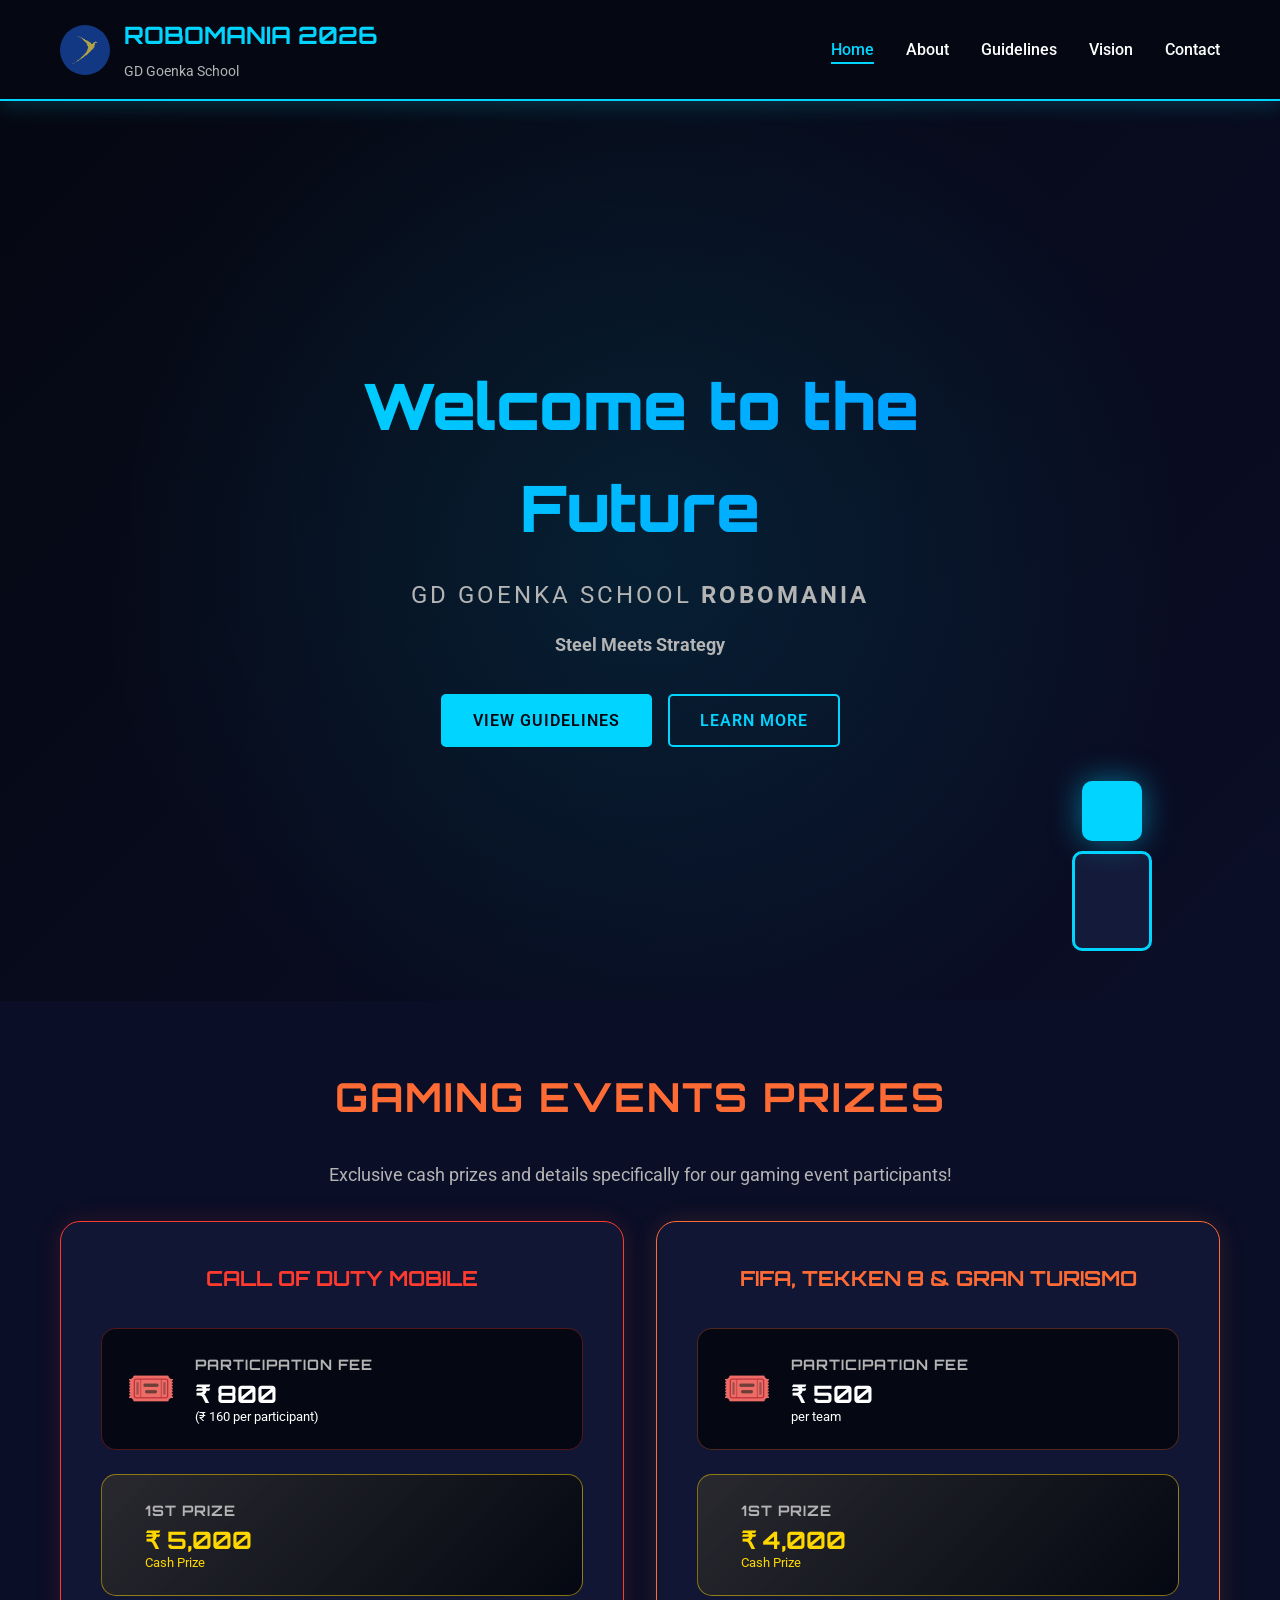
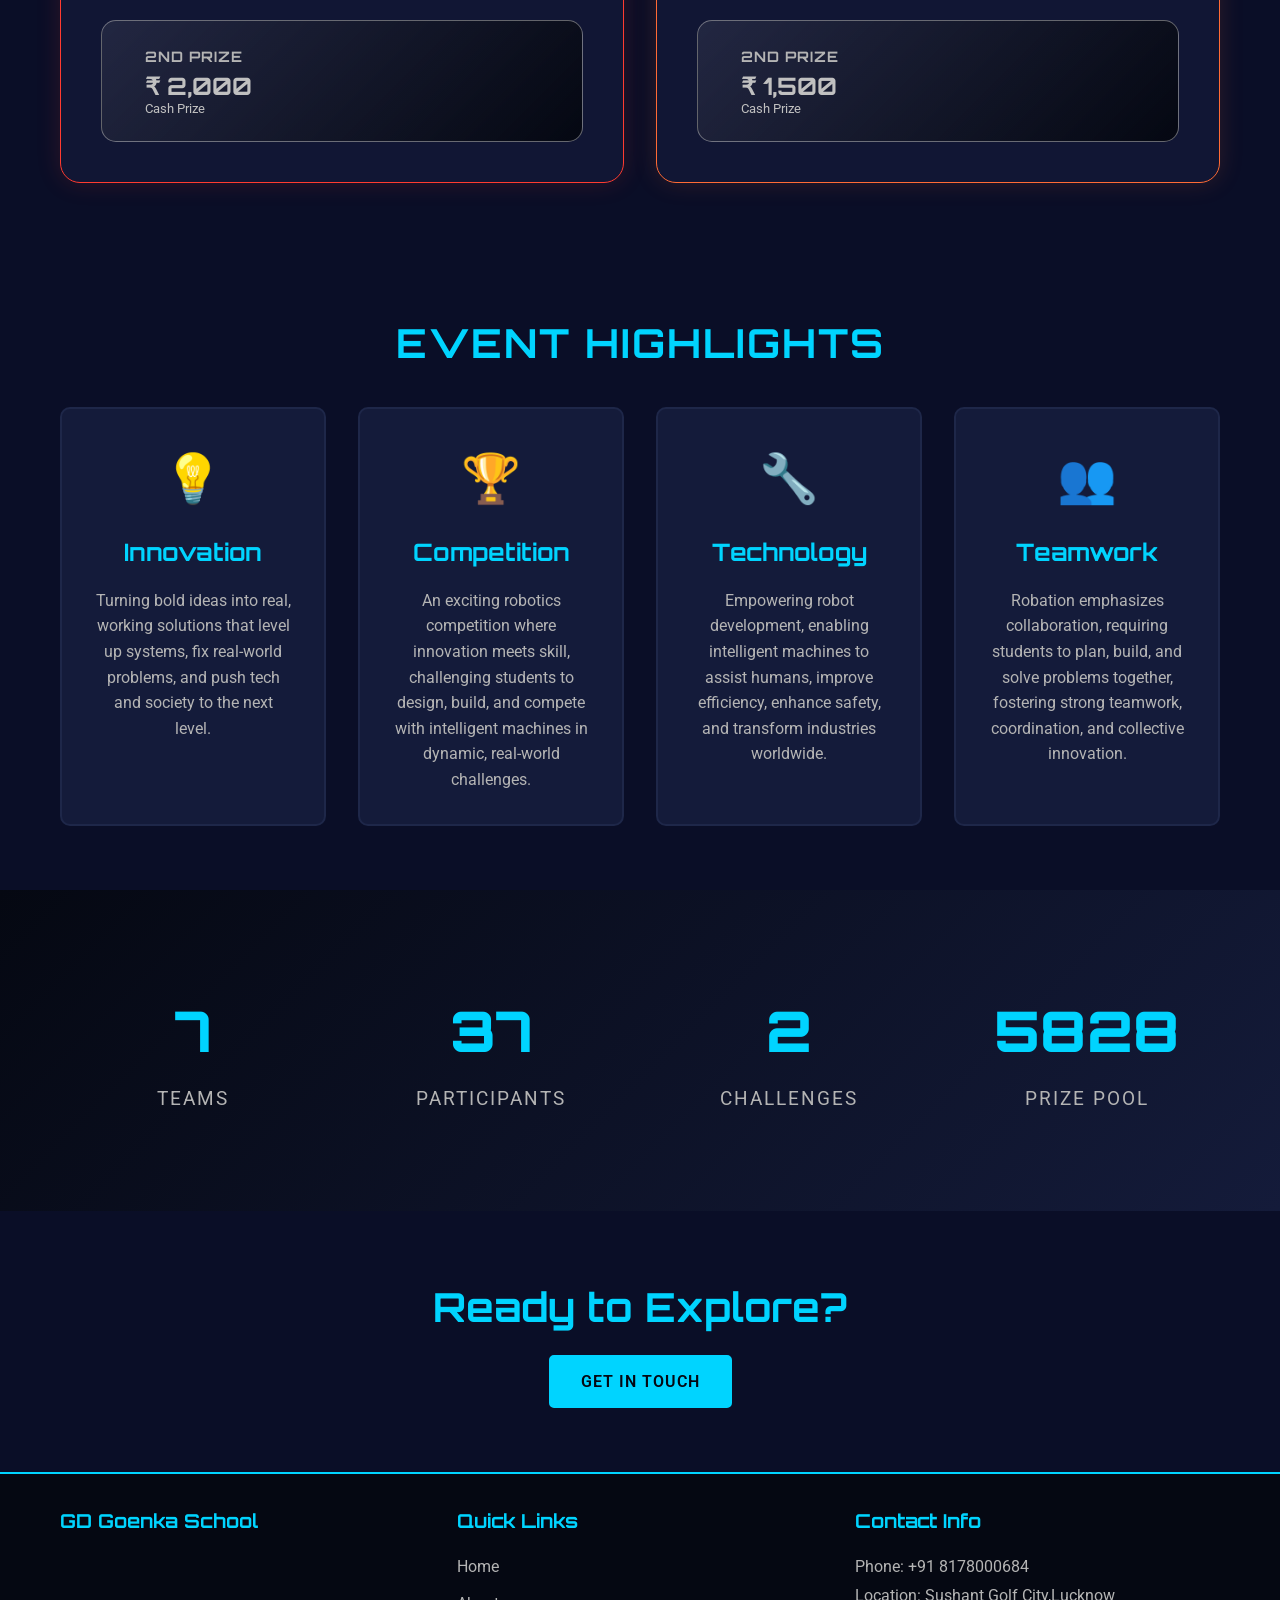
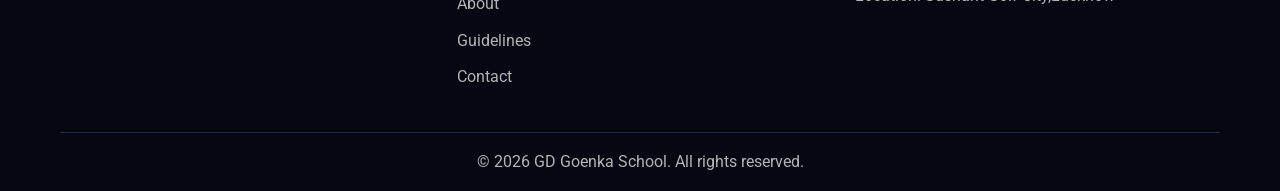
<file: Robotics_Competion_2026/index.html>
<!DOCTYPE html>
<html lang="en">

<head>
    <!-- Meta Tags for Character Encoding and Viewport -->
    <meta charset="UTF-8">
    <meta name="viewport" content="width=device-width, initial-scale=1.0">

    <!-- Page Title -->
    <title>GD Goenka School - Robomania 2026</title>

    <!-- Meta Description for SEO -->
    <meta name="description" content="GD Goenka School Robotics Competition - Innovation, Technology, and Future">

    <!-- Link to External CSS File -->
    <link rel="stylesheet" href="styles.css">

    <!-- Google Fonts for Better Typography -->
    <link
        href="https://fonts.googleapis.com/css2?family=Orbitron:wght@400;700;900&family=Roboto:wght@300;400;700&display=swap"
        rel="stylesheet">
</head>

<body>
    <!-- Navigation Bar -->
    <nav class="navbar">
        <div class="container">
            <!-- School Logo and Name -->
          <div class="logo">
    <img src="logo_64.png" alt="School Logo" class="school-logo" />
    <div class="logo-text">
        <h1>ROBOMANIA 2026</h1>
        <span class="event-name">GD Goenka School</span>
    </div>
</div>


            <!-- Hamburger Menu for Mobile -->
            <div class="hamburger" id="hamburger">
                <span></span>
                <span></span>
                <span></span>
            </div>

            <!-- Navigation Links -->
            <ul class="nav-links" id="navLinks">
                <li><a href="index.html" class="active">Home</a></li>
                <li><a href="About.html">About</a></li>
                <li><a href="Schedule.html">Guidelines</a></li>
                <li><a href="Vision.html">Vision</a></li>

               
                <li><a href="Contact.html">Contact</a></li>
            </ul>
        </div>
    </nav>

    <!-- Hero Section -->
    <section class="hero">
        <div class="hero-overlay"></div>
        <div class="hero-content">
            <h2 class="hero-title">Welcome to the Future</h2>
            <p class="hero-subtitle">GD Goenka School <b>Robomania</b></p>
            <p class="hero-description"><b>Steel Meets Strategy</b>
               </p>
            <div class="hero-buttons">
                <a href="Schedule.html" class="btn btn-primary">View Guidelines</a>
                <a href="About.html" class="btn btn-secondary">Learn More</a>
            </div>
        </div>

        <!-- Animated Robot Icon -->
        <div class="robot-icon">
            <div class="robot-head"></div>
            <div class="robot-body"></div>
        </div>
    </section>

    <!-- Gaming Prize Highlights Section -->
       <!-- Gaming Prize Highlights Section -->
    <section class="gaming-prizes" style="padding: 4rem 0; background-color: var(--dark-bg);">
        <div class="container">
            <h2 class="section-title" style="color: #ff6b35;">Gaming Events Prizes</h2>
            <p style="text-align: center; color: var(--text-secondary); margin-bottom: 2rem; font-size: 1.1rem;">Exclusive cash prizes and details specifically for our gaming event participants!</p>
            
            <div class="gaming-highlights-container">
                
                <!-- Call of Duty Specific Box -->
                <div class="cod-highlights-card">
                    <h3 class="card-title">Call of Duty Mobile</h3>
                    
                    <div class="highlight-item cod-fee">
                        <span class="highlight-icon">🎟️</span>
                        <div class="highlight-text">
                            <h4>Participation Fee</h4>
                            <p>₹ 800 <br><span>(₹ 160 per participant)</span></p>
                        </div>
                    </div>
                    
                    <div class="highlight-item prize-first">
                        <span class="highlight-icon"></span>
                        <div class="highlight-text">
                            <h4>1st Prize</h4>
                            <p>₹ 5,000 <br><span>Cash Prize</span></p>
                        </div>
                    </div>
                    
                    <div class="highlight-item prize-second">
                        <span class="highlight-icon"></span>
                        <div class="highlight-text">
                            <h4>2nd Prize</h4>
                            <p>₹ 2,000 <br><span>Cash Prize</span></p>
                        </div>
                    </div>
                </div>

                <!-- General Gaming Box -->
                <div class="gaming-highlights-card">
                    <h3 class="card-title general-title">FIFA, Tekken 8 & Gran Turismo</h3>
                    
                    <div class="highlight-item">
                        <span class="highlight-icon">🎟️</span>
                        <div class="highlight-text">
                            <h4>Participation Fee</h4>
                            <p>₹ 500 <br><span>per team</span></p>
                        </div>
                    </div>
                    
                    <div class="highlight-item prize-first">
                        <span class="highlight-icon"></span>
                        <div class="highlight-text">
                            <h4>1st Prize</h4>
                            <p>₹ 4,000 <br><span>Cash Prize</span></p>
                        </div>
                    </div>
                    
                    <div class="highlight-item prize-second">
                        <span class="highlight-icon"></span>
                        <div class="highlight-text">
                            <h4>2nd Prize</h4>
                            <p>₹ 1,500 <br><span>Cash Prize</span></p>
                        </div>
                    </div>
                </div>
                
            </div>
        </div>
    </section>

    <!-- Event Highlights Section -->
    <section class="highlights">
        <div class="container">
            <h2 class="section-title">Event Highlights</h2>
            <div class="highlights-grid">
                <!-- Highlight Card 1 -->
                <div class="highlight-card">
                    <div class="icon">💡</div>
                    <h3>Innovation</h3>
                    <p>Turning bold ideas into real, working solutions that level up systems, fix real-world problems, and push tech and society to the next level.</p>
                </div>

                <!-- Highlight Card 2 -->
                <div class="highlight-card">
                    <div class="icon">🏆</div>
                    <h3>Competition</h3>
                    <p>An exciting robotics competition where innovation meets skill, challenging students to design, build, and compete with intelligent machines in dynamic, real-world challenges.</p>
                </div>

                <!-- Highlight Card 3 -->
                <div class="highlight-card">
                    <div class="icon">🔧</div>
                    <h3>Technology</h3>
                    <p>Empowering robot development, enabling intelligent machines to assist humans, improve efficiency, enhance safety, and transform industries worldwide.</p>
                </div>

                <!-- Highlight Card 4 -->
                <div class="highlight-card">
                    <div class="icon">👥</div>
                    <h3>Teamwork</h3>
                    <p>Robation emphasizes collaboration, requiring students to plan, build, and solve problems together, fostering strong teamwork, coordination, and collective innovation.</p>
                </div>
            </div>
        </div>
    </section>

    <!-- Stats Section -->
    <section class="stats">
        <div class="container">
            <div class="stats-grid">
                <!-- Stat Item 1 -->
                <div class="stat-item">
                    <h3 class="stat-number" data-target="30">0</h3>
                    <p class="stat-label">Teams</p>
                </div>

                <!-- Stat Item 2 -->
                <div class="stat-item">
                    <h3 class="stat-number" data-target="150">0</h3>
                    <p class="stat-label">Participants</p>
                </div>

                <!-- Stat Item 3 -->
                <div class="stat-item">
                    <h3 class="stat-number" data-target="9">0</h3>
                    <p class="stat-label">Challenges</p>
                </div>

                <!-- Stat Item 4 -->
                <div class="stat-item">
                    <h3 class="stat-number" data-target="23500">0</h3>
                    <p class="stat-label">Prize Pool</p>
                </div>
            </div>
        </div>
    </section>

    <!-- Call to Action Section -->
    <section class="cta">
        <div class="container">
            <h2>Ready to Explore?</h2>
            <a href="Contact.html" class="btn btn-primary">Get in Touch</a>
        </div>
    </section>

    <!-- Footer Section -->
    <footer class="footer">
        <div class="container">
            <div class="footer-content">
                <!-- Footer Column 1 -->
                <div class="footer-column">
                    <h3>GD Goenka School</h3>
                    
                </div>

                <!-- Footer Column 2 -->
                <div class="footer-column">
                    <h3>Quick Links</h3>
                    <ul>
                        <li><a href="index.html">Home</a></li>
                        <li><a href="About.html">About</a></li>
                        <li><a href="Schedule.html">Guidelines</a></li>
                        <li><a href="Contact.html">Contact</a></li>
                    </ul>
                </div>

                <!-- Footer Column 3 -->
                <div class="footer-column">
                    <h3>Contact Info</h3>
                    
                    <p>Phone: +91 8178000684</p>
                    <p>Location: Sushant Golf City,Lucknow</p>
                </div>
            </div>

            <!-- Copyright -->
            <div class="footer-bottom">
                <p>&copy; 2026 GD Goenka School. All rights reserved.</p>
            </div>
        </div>
    </footer>

    <!-- Link to External JavaScript File -->
    <script src="script.js"></script>
</body>

</html>
</file>
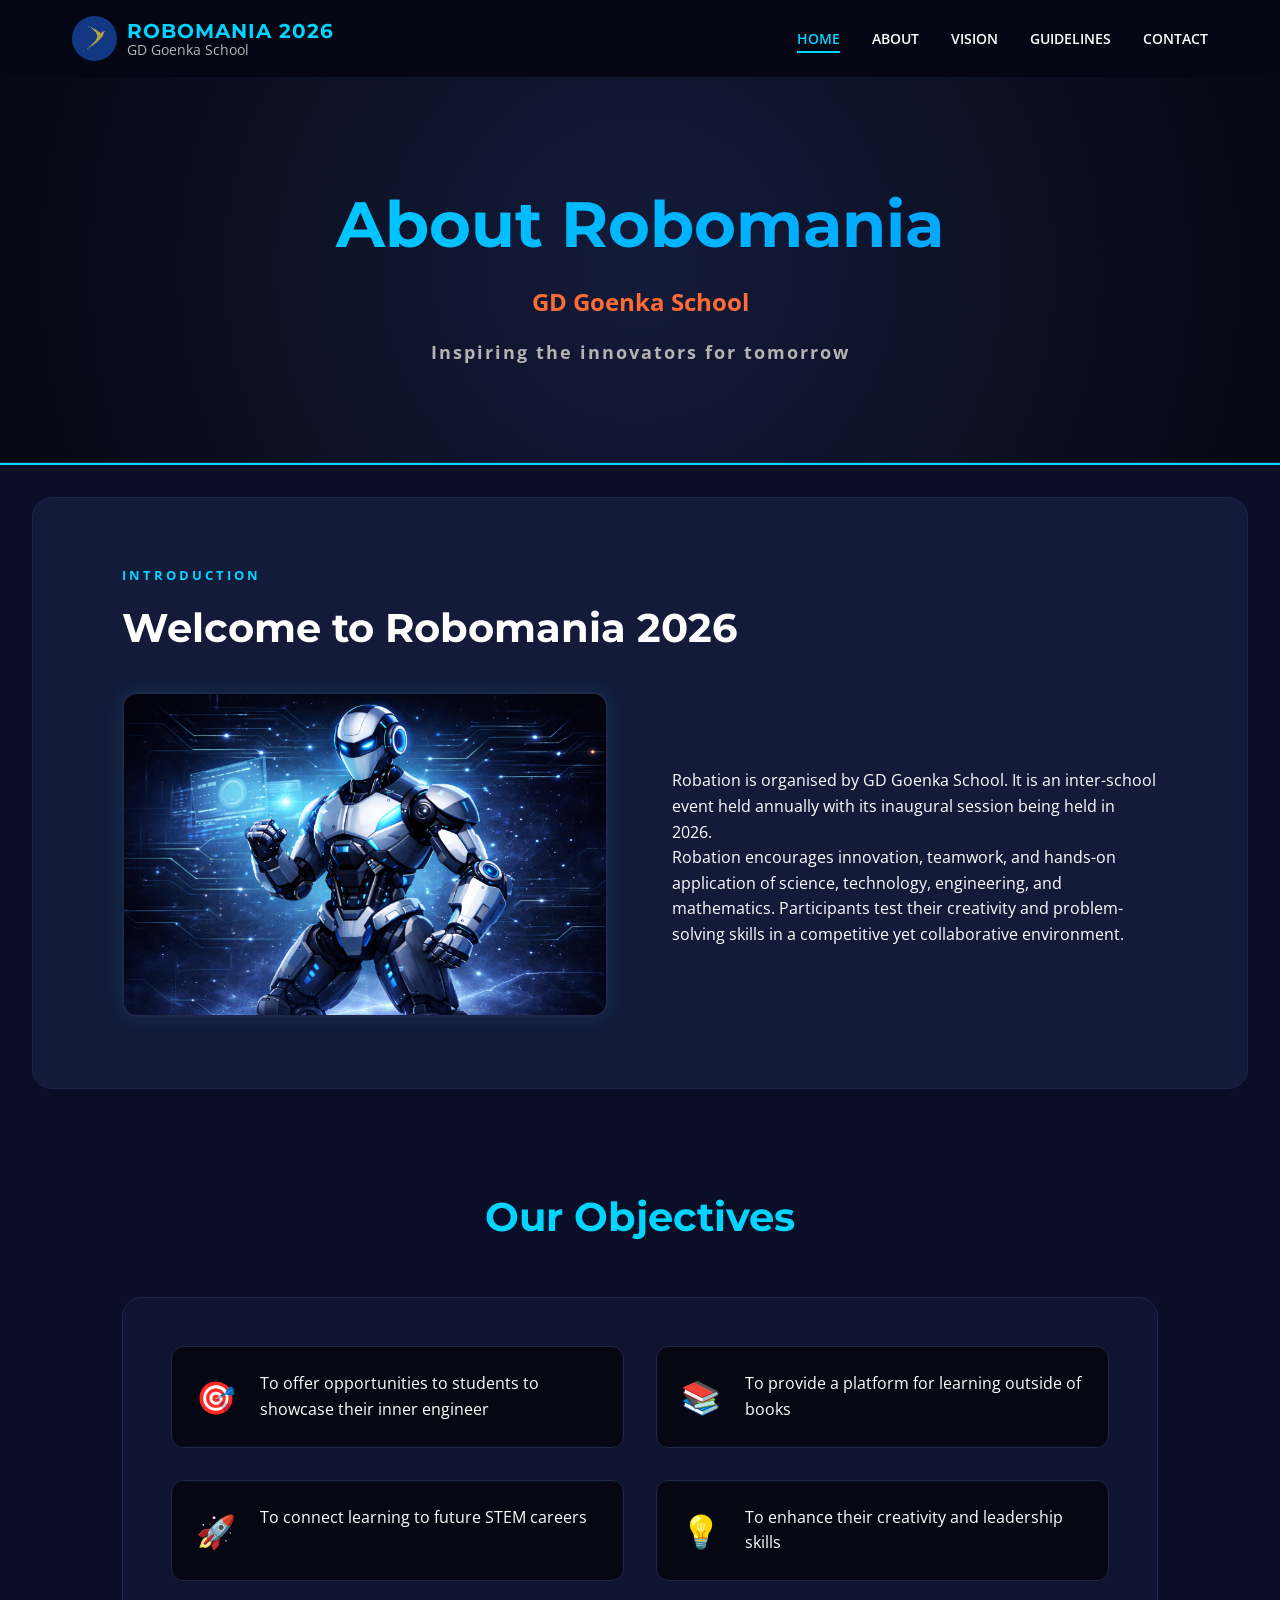
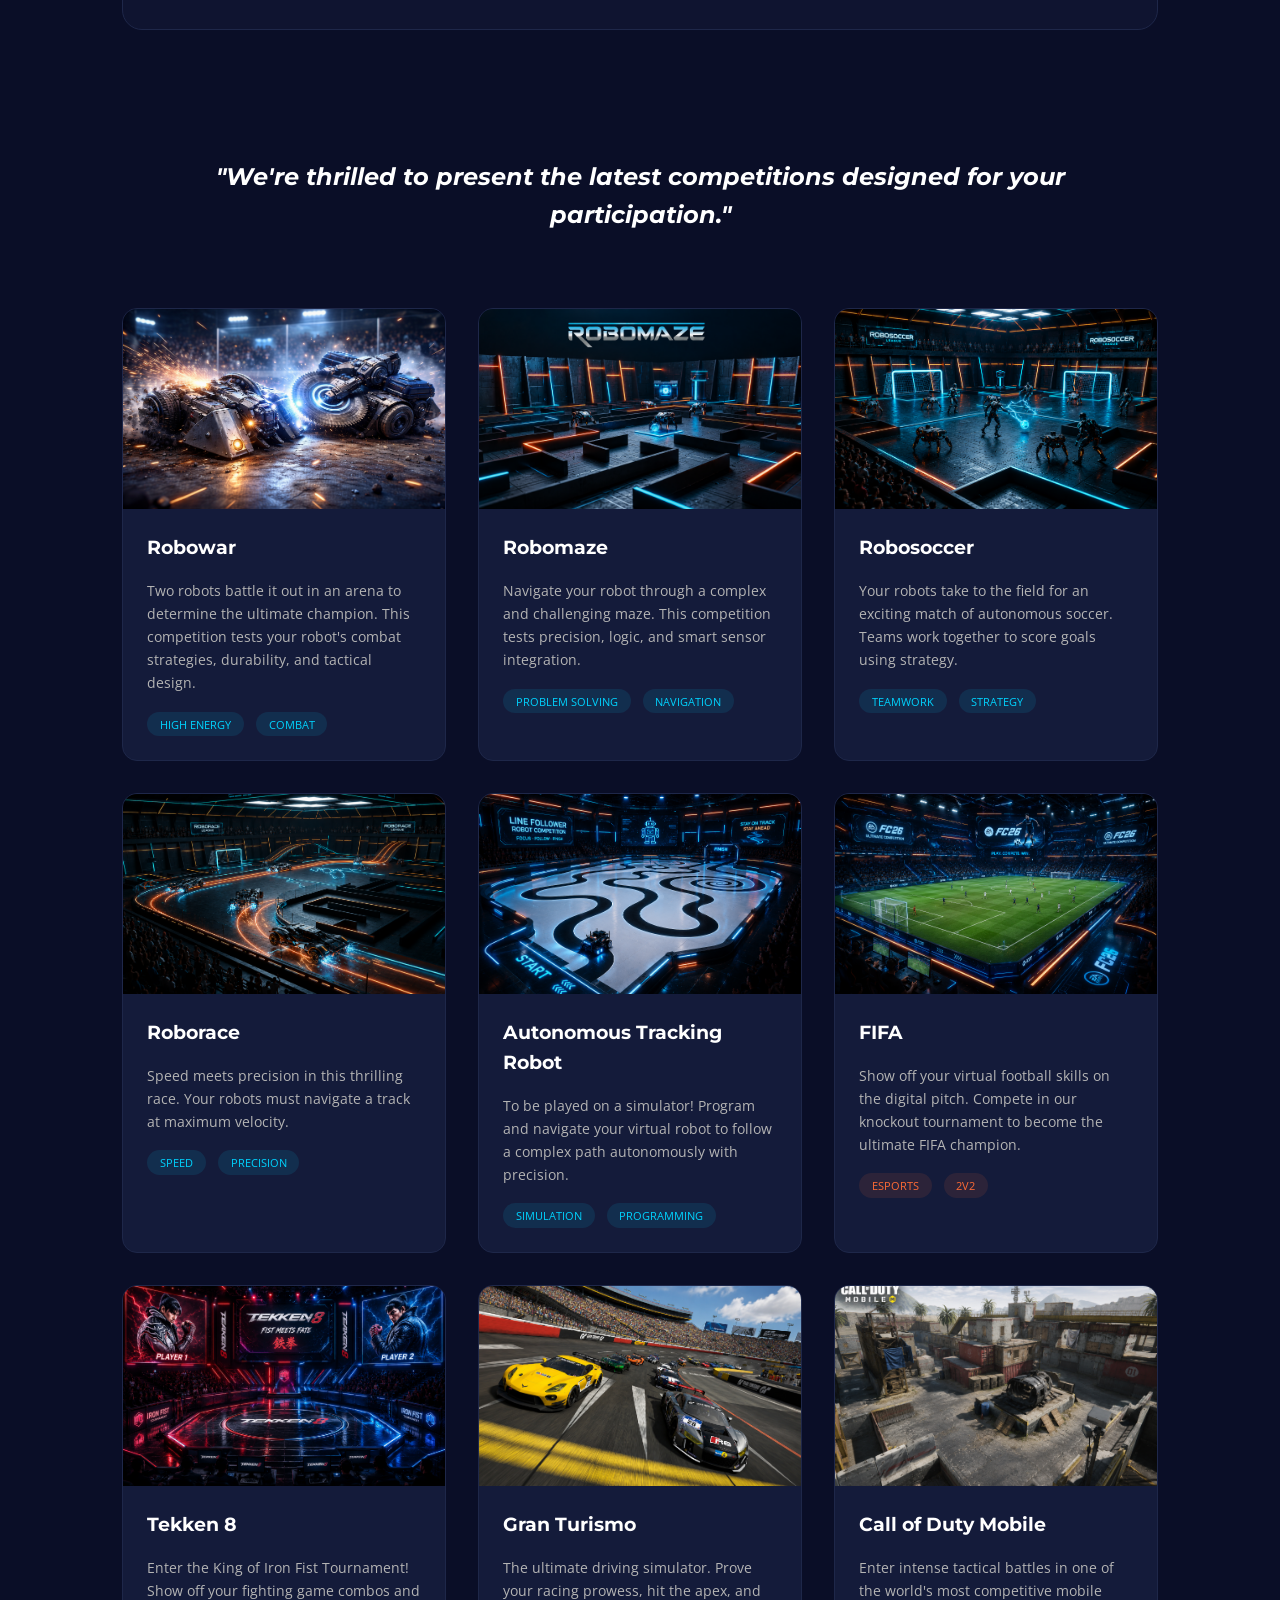
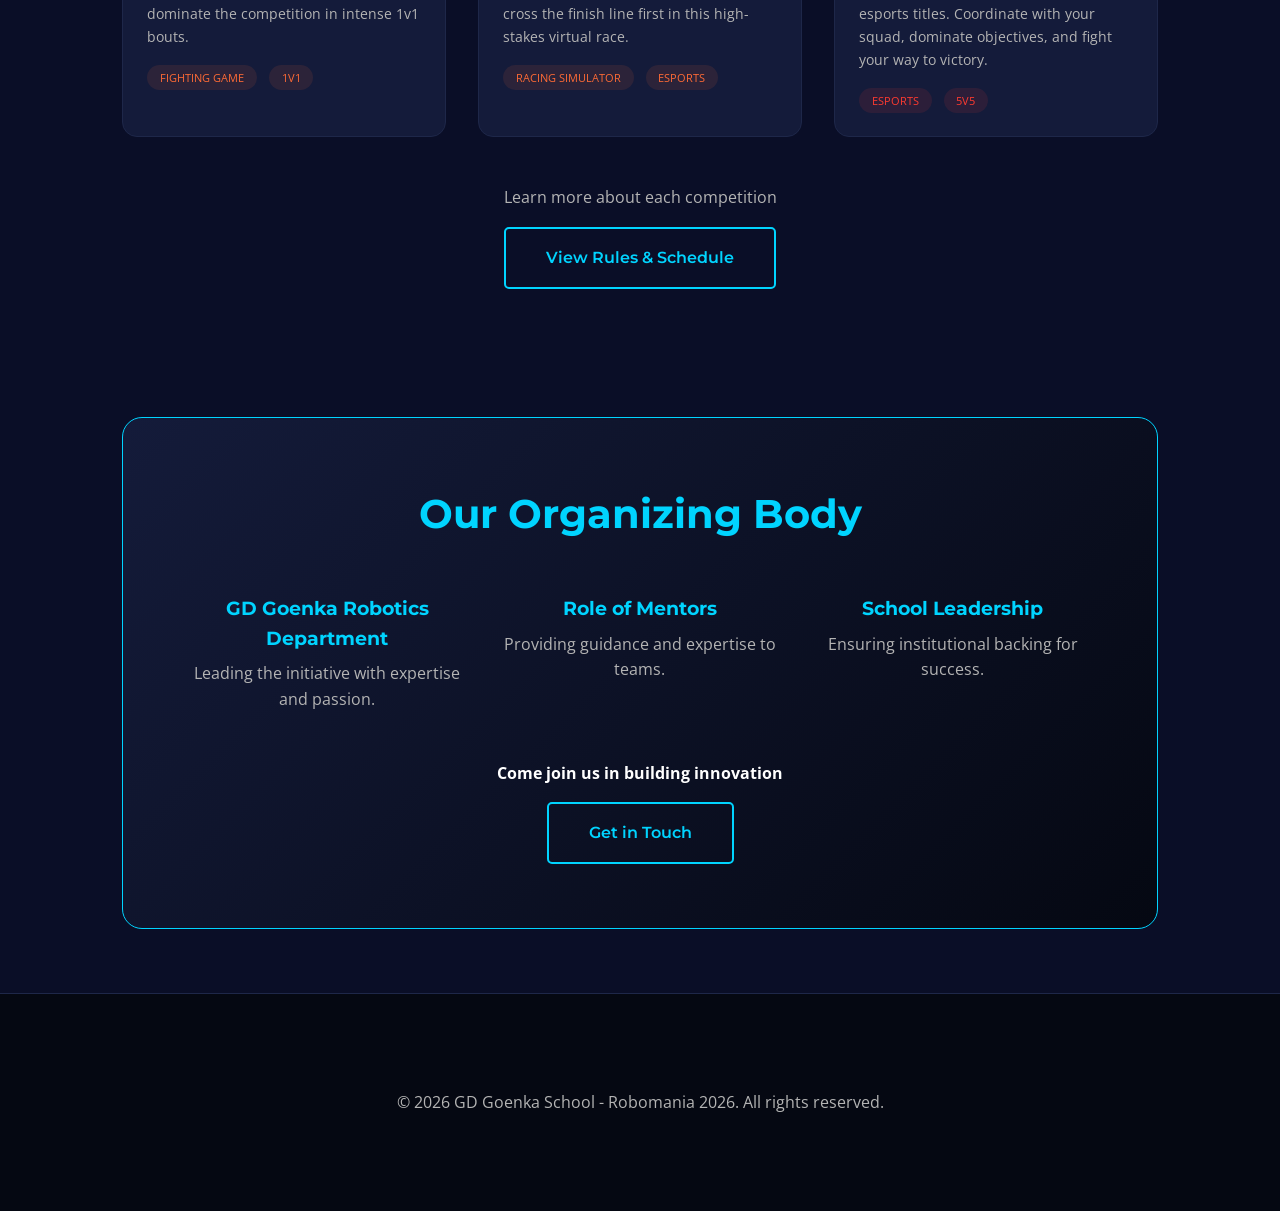
<file: Robotics_Competion_2026/About.html>
<!DOCTYPE html>
<html lang="en">
<head>
    <meta charset="UTF-8">
    <meta name="viewport" content="width=device-width, initial-scale=1.0">
    <title>About Robation - GD Goenka School</title>
    <link rel="preconnect" href="https://fonts.googleapis.com">
    <link rel="preconnect" href="https://fonts.gstatic.com" crossorigin>
    <link href="https://fonts.googleapis.com/css2?family=Montserrat:wght@400;600;700;800&family=Open+Sans:wght@400;500;600&display=swap" rel="stylesheet">
    <link rel="stylesheet" href="About.css">
</head>
<body>
    <!-- Navigation Header -->
    <section class="header">
    <header class="navbar">
        <nav class="nav-container">
            <div class="nav-left" style="display:flex; align-items:center; gap:10px;">
                <img src="logo_64.png" alt="school-logo" style="width:45px;height:45px;border-radius:50%;">
                
                <div class="nav-logo" style="display:flex; flex-direction:column; line-height:1.1;">
                    <span class="logo-main" style="font-weight:700;font-size:20px;">ROBOMANIA 2026</span>
                    <span class="logo-sub" style="font-size:14px;">GD Goenka School</span>
                </div>
            </div>
            
            <ul class="nav-links">
                <li><a href="index.html" class="nav-link active" data-testid="link-home">Home</a></li>
                <li><a href="About.html" class="nav-link" data-testid="link-about">About</a></li>
                <li><a href="Vision.html" class="nav-link" data-testid="link-vision">Vision</a></li>
                <li><a href="Schedule.html" class="nav-link" data-testid="link-schedule">Guidelines</a></li>
                <li><a href="Contact.html" class="nav-link" data-testid="link-contact">Contact</a></li>
            </ul>
        </nav>

        <div class="page-heading">
            <h1 class="heading-title" data-testid="heading-about">About Robomania</h1>
            <h2 class="school-name">GD Goenka School</h2>
            <h3 class="heading-subtitle">Inspiring the innovators for tomorrow</h3>
        </div>
    </header>
    </section>

    <main>
        <!-- Introduction Section -->
        <section class="introduction-section" id="about" data-testid="section-introduction">
            <div class="section-container">
                <div class="intro-header">
                    <span class="intro-label"><b>Introduction</b></span>
                    <h2 class="intro-title">Welcome to Robomania 2026</h2>
                </div>

                <div class="intro-content">
                    <div class="intro-image">
                        <img src="Robointro2.png" alt="Robation Introduction" class="content-image">
                    </div>
                    <div class="intro-text">
                        <p class="intro-paragraph">
                            Robation is organised by GD Goenka School. It is an inter-school event held annually with its inaugural session being held in 2026.
                        </p>
                        <p class="intro-paragraph">
                            Robation encourages innovation, teamwork, and hands-on application of science, technology, engineering, and mathematics. Participants test their creativity and problem-solving skills in a competitive yet collaborative environment.
                        </p>
                    </div>
                </div>
            </div>
        </section>

        <!-- Objectives Section -->
        <section class="objectives-section" data-testid="section-objectives">
            <div class="section-container">
                <h2 class="section-title">Our Objectives</h2>
                <div class="objectives-card">
                    <ol class="objectives-list">
                        <li class="objective-item">
                            <span class="objective-icon">🎯</span>
                            <p>To offer opportunities to students to showcase their inner engineer</p>
                        </li>
                        <li class="objective-item">
                            <span class="objective-icon">📚</span>
                            <p>To provide a platform for learning outside of books</p>
                        </li>
                        <li class="objective-item">
                            <span class="objective-icon">🚀</span>
                            <p>To connect learning to future STEM careers</p>
                        </li>
                        <li class="objective-item">
                            <span class="objective-icon">💡</span>
                            <p>To enhance their creativity and leadership skills</p>
                        </li>
                    </ol>
                </div>
            </div>
        </section>

        <!-- Competitions Section -->
        <section class="competitions-section" data-testid="section-competitions">
            <div class="section-container">
                <div class="competitions-header">
                    <h2 class="competitions-title">"We're thrilled to present the latest competitions designed for your participation."</h2>
                </div><br>

                <div class="competitions-grid">
                    <!-- Robowars Competition -->
                    <div class="competition-card competition-1" data-competition="robowars">
                        <div class="competition-image">
                            <img src="Robowars.png" alt="Robowars Competition">
                            <div class="competition-overlay">
                                <span class="competition-label">ROBOWARS</span>
                            </div>
                        </div>
                        <div class="competition-content">
                            <h3 class="competition-name">Robowar</h3>
                            <p class="competition-description">
                                Two robots battle it out in an arena to determine the ultimate champion. This competition tests your robot's combat strategies, durability, and tactical design.
                            </p>
                            <div class="competition-feature">
                                <span class="feature-badge">High Energy</span>
                                <span class="feature-badge">Combat</span>
                            </div>
                        </div>
                    </div>

                    <!-- Robomaze Competition -->
                    <div class="competition-card competition-2" data-competition="robomaze">
                        <div class="competition-image">
                            <img src="Robomaze.png" alt="Robomaze Competition">
                            <div class="competition-overlay">
                                <span class="competition-label">ROBOMAZE</span>
                            </div>
                        </div>
                        <div class="competition-content">
                            <h3 class="competition-name">Robomaze</h3>
                            <p class="competition-description">
                                Navigate your robot through a complex and challenging maze. This competition tests precision, logic, and smart sensor integration.
                            </p>
                            <div class="competition-feature">
                                <span class="feature-badge">Problem Solving</span>
                                <span class="feature-badge">Navigation</span>
                            </div>
                        </div>
                    </div>

                    <!-- Robosoccer Competition -->
                    <div class="competition-card competition-3" data-competition="robosoccer">
                        <div class="competition-image">
                            <img src="Robosoccer.png" alt="Robosoccer Competition">
                            <div class="competition-overlay">
                                <span class="competition-label">ROBOSOCCER</span>
                            </div>
                        </div>
                        <div class="competition-content">
                            <h3 class="competition-name">Robosoccer</h3>
                            <p class="competition-description">
                                Your robots take to the field for an exciting match of autonomous soccer. Teams work together to score goals using strategy.
                            </p>
                            <div class="competition-feature">
                                <span class="feature-badge">Teamwork</span>
                                <span class="feature-badge">Strategy</span>
                            </div>
                        </div>
                    </div>

                    <!-- Roborace Competition -->
                    <div class="competition-card competition-4" data-competition="roborace">
                        <div class="competition-image">
                            <img src="Roborace.png" alt="Roborace Competition">
                            <div class="competition-overlay">
                                <span class="competition-label">ROBORACE</span>
                            </div>
                        </div>
                        <div class="competition-content">
                            <h3 class="competition-name">Roborace</h3>
                            <p class="competition-description">
                                Speed meets precision in this thrilling race. Your robots must navigate a track at maximum velocity.
                            </p>
                            <div class="competition-feature">
                                <span class="feature-badge">Speed</span>
                                <span class="feature-badge">Precision</span>
                            </div>
                        </div>
                    </div>

                    <!-- Line Following Robot Competition -->
                    <div class="competition-card competition-8" data-competition="linefollowing">
                        <div class="competition-image">
                            <img src="linefollower1.png" alt="Line Following Competition">
                            <div class="competition-overlay">
                                <span class="competition-label">LINE FOLLOWING</span>
                            </div>
                        </div>
                        <div class="competition-content">
                            <h3 class="competition-name">Autonomous Tracking Robot</h3>
                            <p class="competition-description">
                                To be played on a simulator! Program and navigate your virtual robot to follow a complex path autonomously with precision.
                            </p>
                            <div class="competition-feature">
                                <span class="feature-badge">Simulation</span>
                                <span class="feature-badge">Programming</span>
                            </div>
                        </div>
                    </div>

                    <!-- FIFA Competition -->
                    <div class="competition-card competition-5" data-competition="fifa">
                        <div class="competition-image">
                            <img src="fifa.png" alt="FIFA Competition">
                            <div class="competition-overlay">
                                <span class="competition-label">FIFA (EA FC 26)</span>
                            </div>
                        </div>
                        <div class="competition-content">
                            <h3 class="competition-name">FIFA</h3>
                            <p class="competition-description">
                                Show off your virtual football skills on the digital pitch. Compete in our knockout tournament to become the ultimate FIFA champion.
                            </p>
                            <div class="competition-feature" style="color: #ff6b35;">
                                <span class="feature-badge" style="color: #ff6b35; background: rgba(255, 107, 53, 0.1);">Esports</span>
                                <span class="feature-badge" style="color: #ff6b35; background: rgba(255, 107, 53, 0.1);">2v2</span>
                            </div>
                        </div>
                    </div>

                    <!-- Tekken 8 Competition -->
                    <div class="competition-card competition-6" data-competition="tekken">
                        <div class="competition-image">
                            <img src="tekken.png" alt="Tekken 8 Competition">
                            <div class="competition-overlay">
                                <span class="competition-label">TEKKEN 8</span>
                            </div>
                        </div>
                        <div class="competition-content">
                            <h3 class="competition-name">Tekken 8</h3>
                            <p class="competition-description">
                                Enter the King of Iron Fist Tournament! Show off your fighting game combos and dominate the competition in intense 1v1 bouts.
                            </p>
                            <div class="competition-feature" style="color: #ff6b35;">
                                <span class="feature-badge" style="color: #ff6b35; background: rgba(255, 107, 53, 0.1);">Fighting Game</span>
                                <span class="feature-badge" style="color: #ff6b35; background: rgba(255, 107, 53, 0.1);">1v1</span>
                            </div>
                        </div>
                    </div>

                    <!-- Gran Turismo Competition -->
                    <div class="competition-card competition-7" data-competition="granturismo">
                        <div class="competition-image">
                            <img src="grans.png" alt="Gran Turismo Competition">
                            <div class="competition-overlay">
                                <span class="competition-label">GRAN TURISMO</span>
                            </div>
                        </div>
                        <div class="competition-content">
                            <h3 class="competition-name">Gran Turismo</h3>
                            <p class="competition-description">
                                The ultimate driving simulator. Prove your racing prowess, hit the apex, and cross the finish line first in this high-stakes virtual race.
                            </p>
                            <div class="competition-feature" style="color: #ff6b35;">
                                <span class="feature-badge" style="color: #ff6b35; background: rgba(255, 107, 53, 0.1);">Racing Simulator</span>
                                <span class="feature-badge" style="color: #ff6b35; background: rgba(255, 107, 53, 0.1);">Esports</span>
                            </div>
                        </div>
                    </div>

                    <!-- Call of Duty Mobile Competition -->
                    <div class="competition-card competition-9" data-competition="codmobile">
                        <div class="competition-image">
                            <img src="COD.png" alt="Call of Duty Mobile Competition">
                            <div class="competition-overlay">
                                <span class="competition-label">CALL OF DUTY MOBILE</span>
                            </div>
                        </div>
                        <div class="competition-content">
                            <h3 class="competition-name">Call of Duty Mobile</h3>
                            <p class="competition-description">
                                Enter intense tactical battles in one of the world's most competitive mobile esports titles. Coordinate with your squad, dominate objectives, and fight your way to victory.
                            </p>
                            <div class="competition-feature" style="color: #ff3b30;">
                                <span class="feature-badge" style="color: #ff3b30; background: rgba(255, 59, 48, 0.1);">Esports</span>
                                <span class="feature-badge" style="color: #ff3b30; background: rgba(255, 59, 48, 0.1);">5v5</span>
                            </div>
                        </div>
                    </div>
                </div>

                <div class="competitions-cta">
                    <p class="cta-text">Learn more about each competition</p>
                    <a href="Schedule.html" class="cta-button" data-testid="button-learn-more">View Rules & Schedule</a>
                </div>
            </div>
        </section>

        <!-- Organizing Body Section -->
        <section class="organizing-section" data-testid="section-organizing">
            <div class="section-container">
                <div class="organizing-card">
                    <h2 class="organizing-title">Our Organizing Body</h2>
                    <div class="organizing-content">
                        <div class="org-group">
                            <h3 class="org-subtitle">GD Goenka Robotics Department</h3>
                            <p class="org-description">Leading the initiative with expertise and passion.</p>
                        </div>
                        <div class="org-group">
                            <h3 class="org-subtitle">Role of Mentors</h3>
                            <p class="org-description">Providing guidance and expertise to teams.</p>
                        </div>
                        <div class="org-group">
                            <h3 class="org-subtitle">School Leadership</h3>
                            <p class="org-description">Ensuring institutional backing for success.</p>
                        </div>
                    </div>
                    <div class="organizing-quote">
                        <h4 class="quote-text">Come join us in building innovation</h4>
                        <a href="Contact.html" class="contact-button" style="display: inline-block; padding: 1rem 2.5rem; background: transparent; color: var(--primary-color); border: 2px solid var(--primary-color); text-decoration: none; border-radius: 5px; font-family: var(--font-heading); font-weight: 600; transition: var(--transition); margin-top: 1rem;" data-testid="button-contact">Get in Touch</a>
                    </div>
                </div>
            </div>
        </section>
    </main>

    <footer class="footer">
        <div class="section-container">
            <p class="footer-text">&copy; 2026 GD Goenka School - Robomania 2026. All rights reserved.</p>
        </div>
    </footer>

    <script src="About.js"></script>
</body>
</html>
</file>
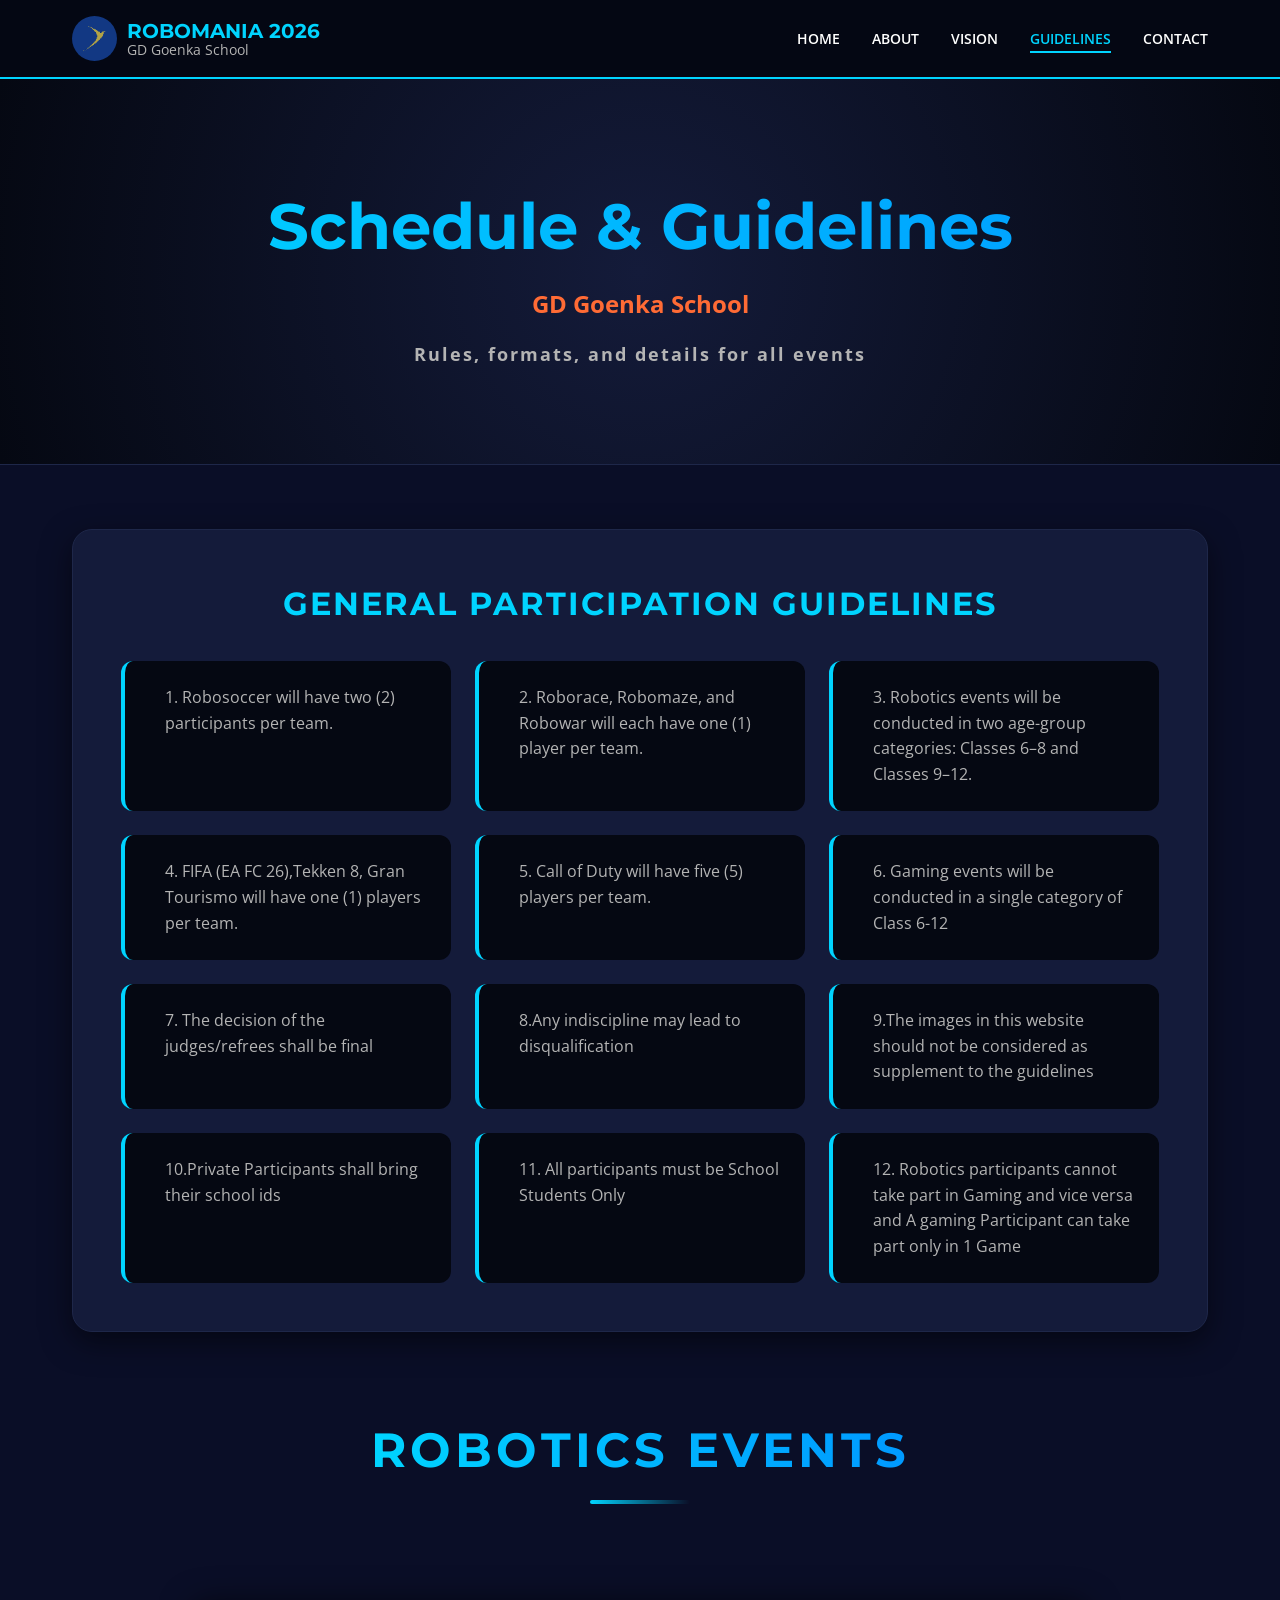
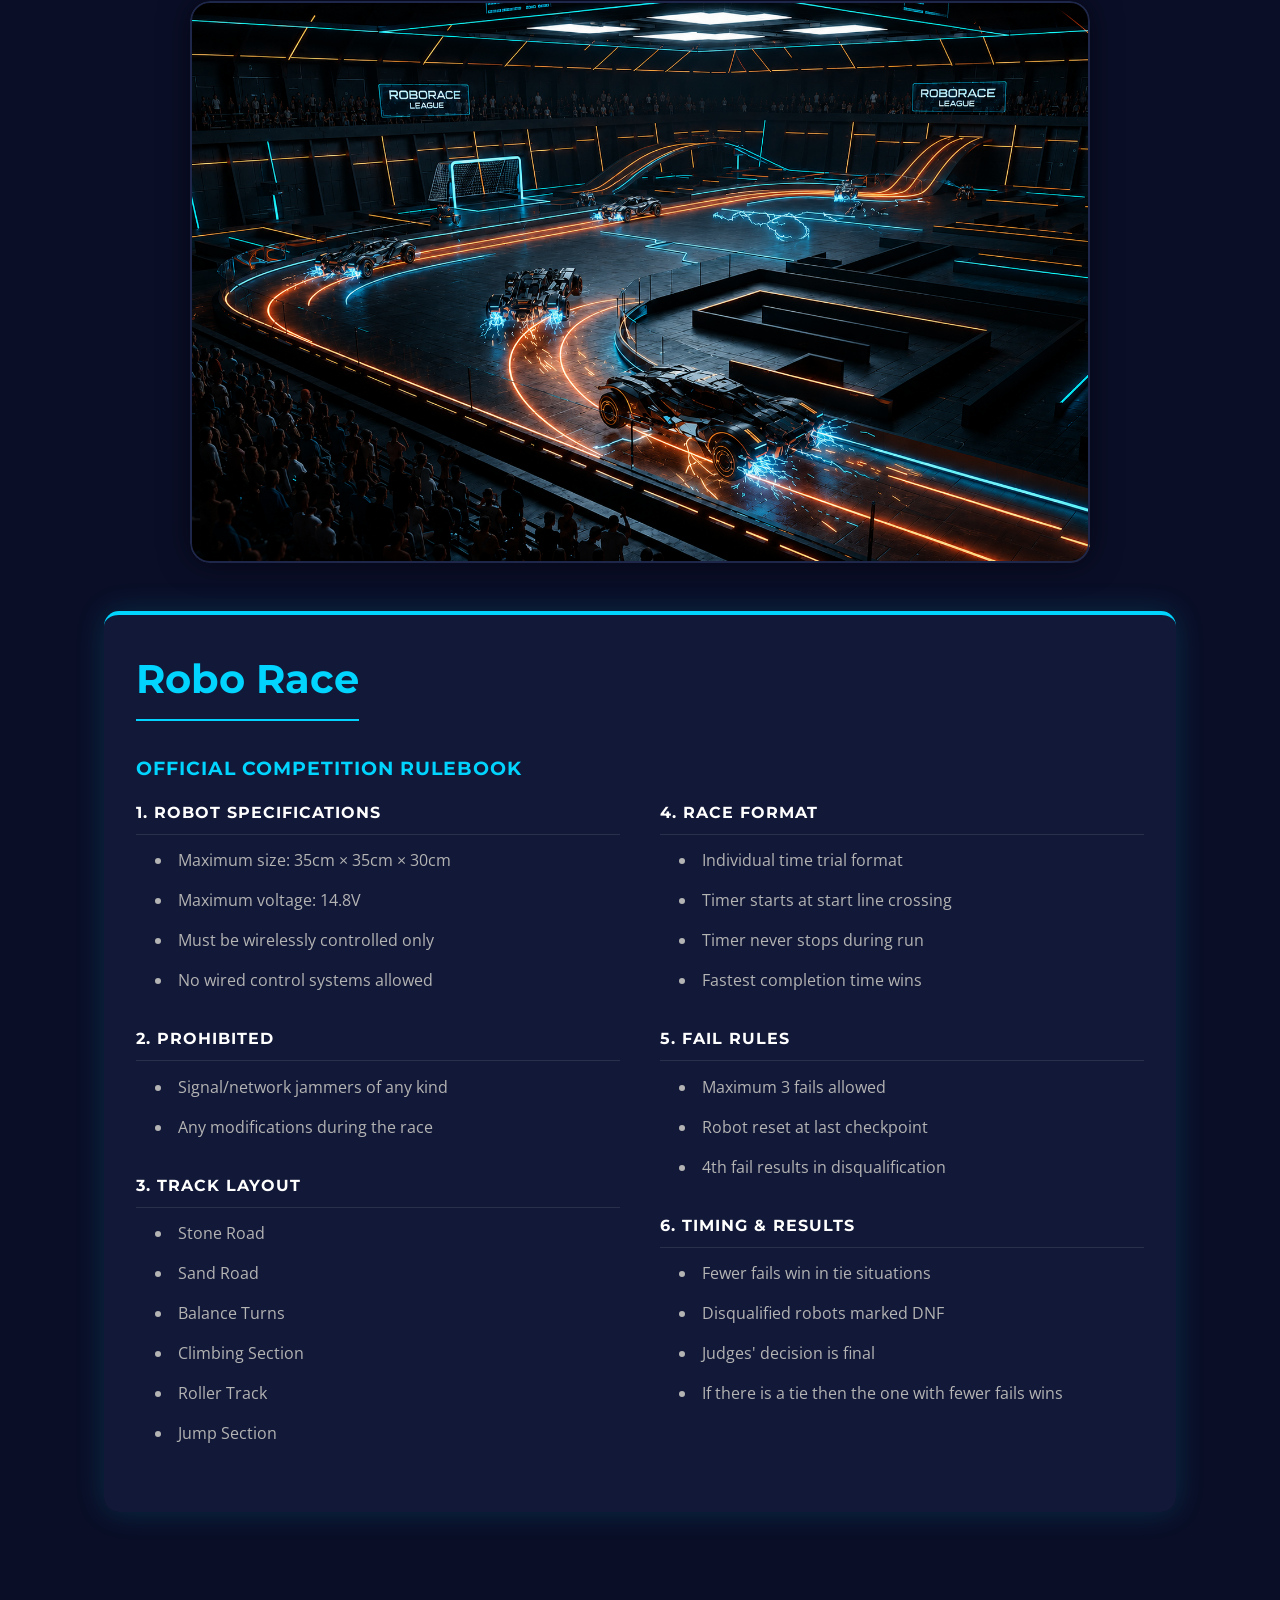
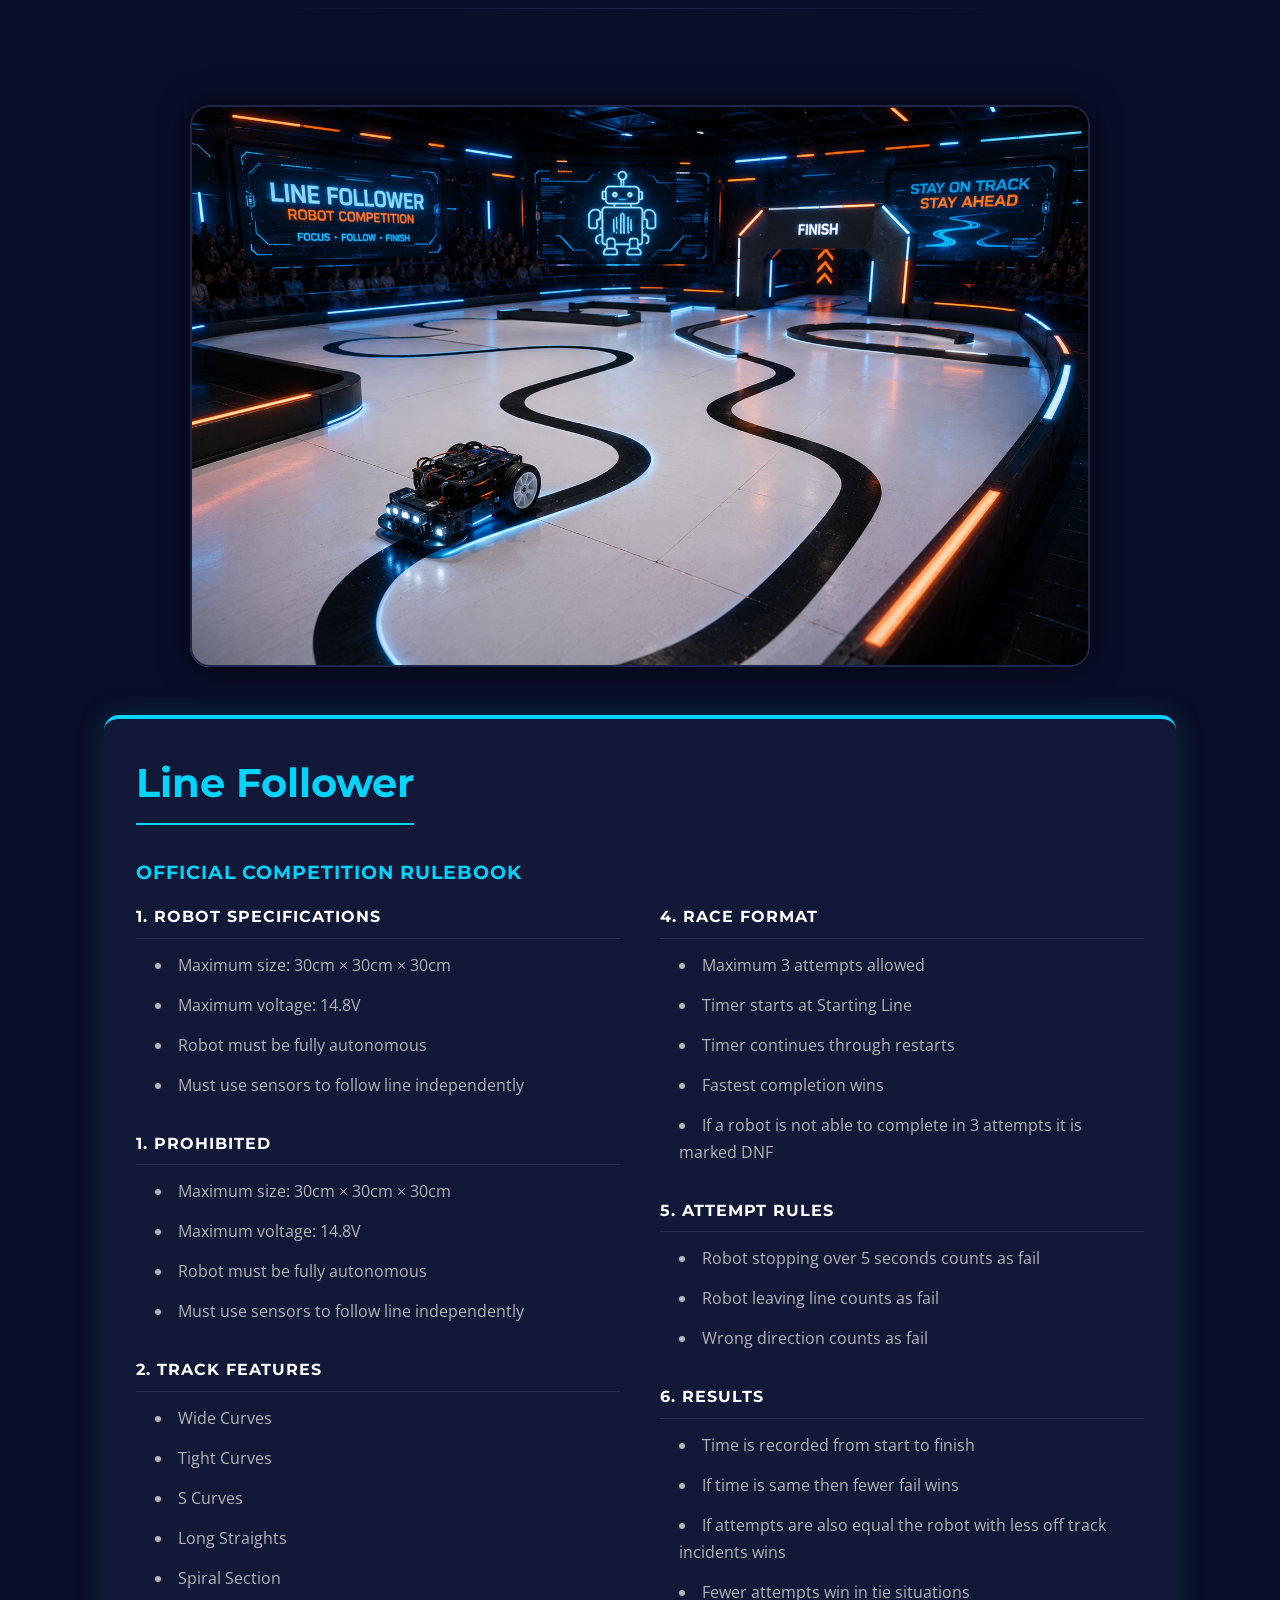
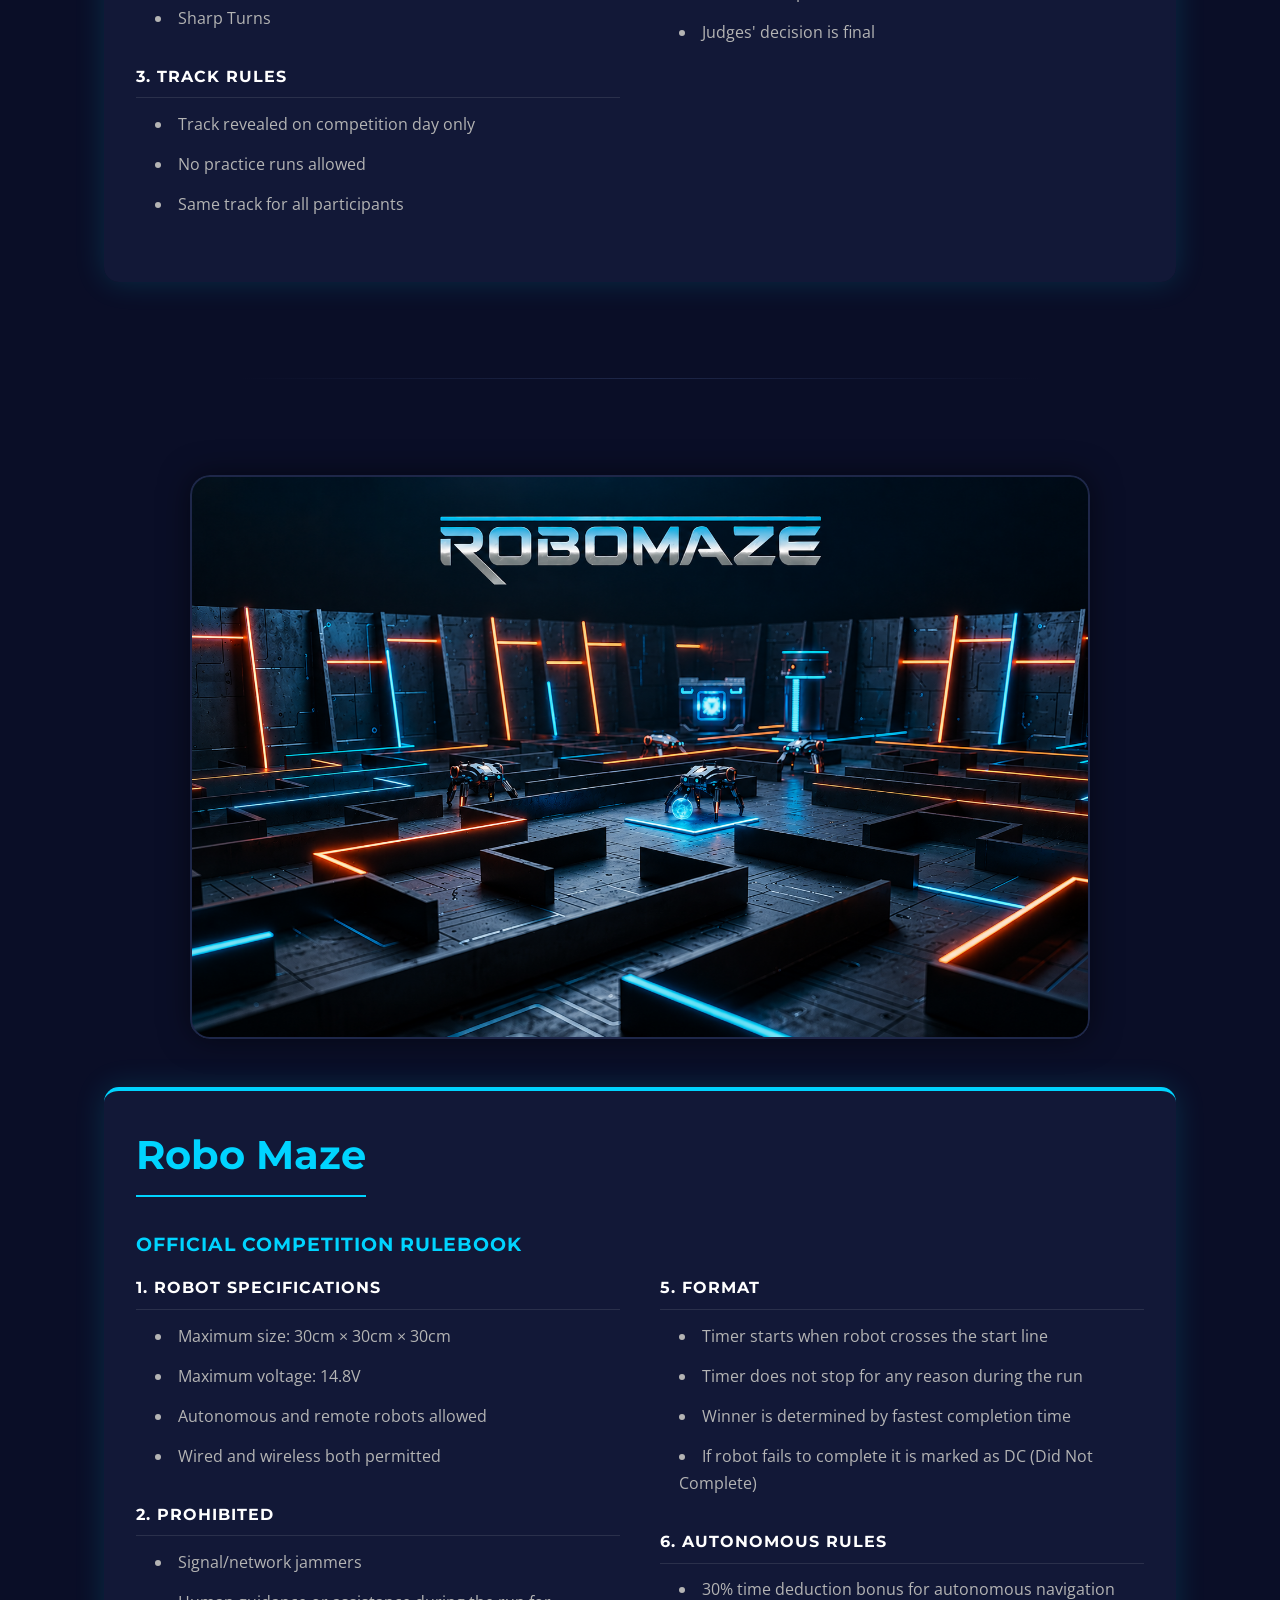
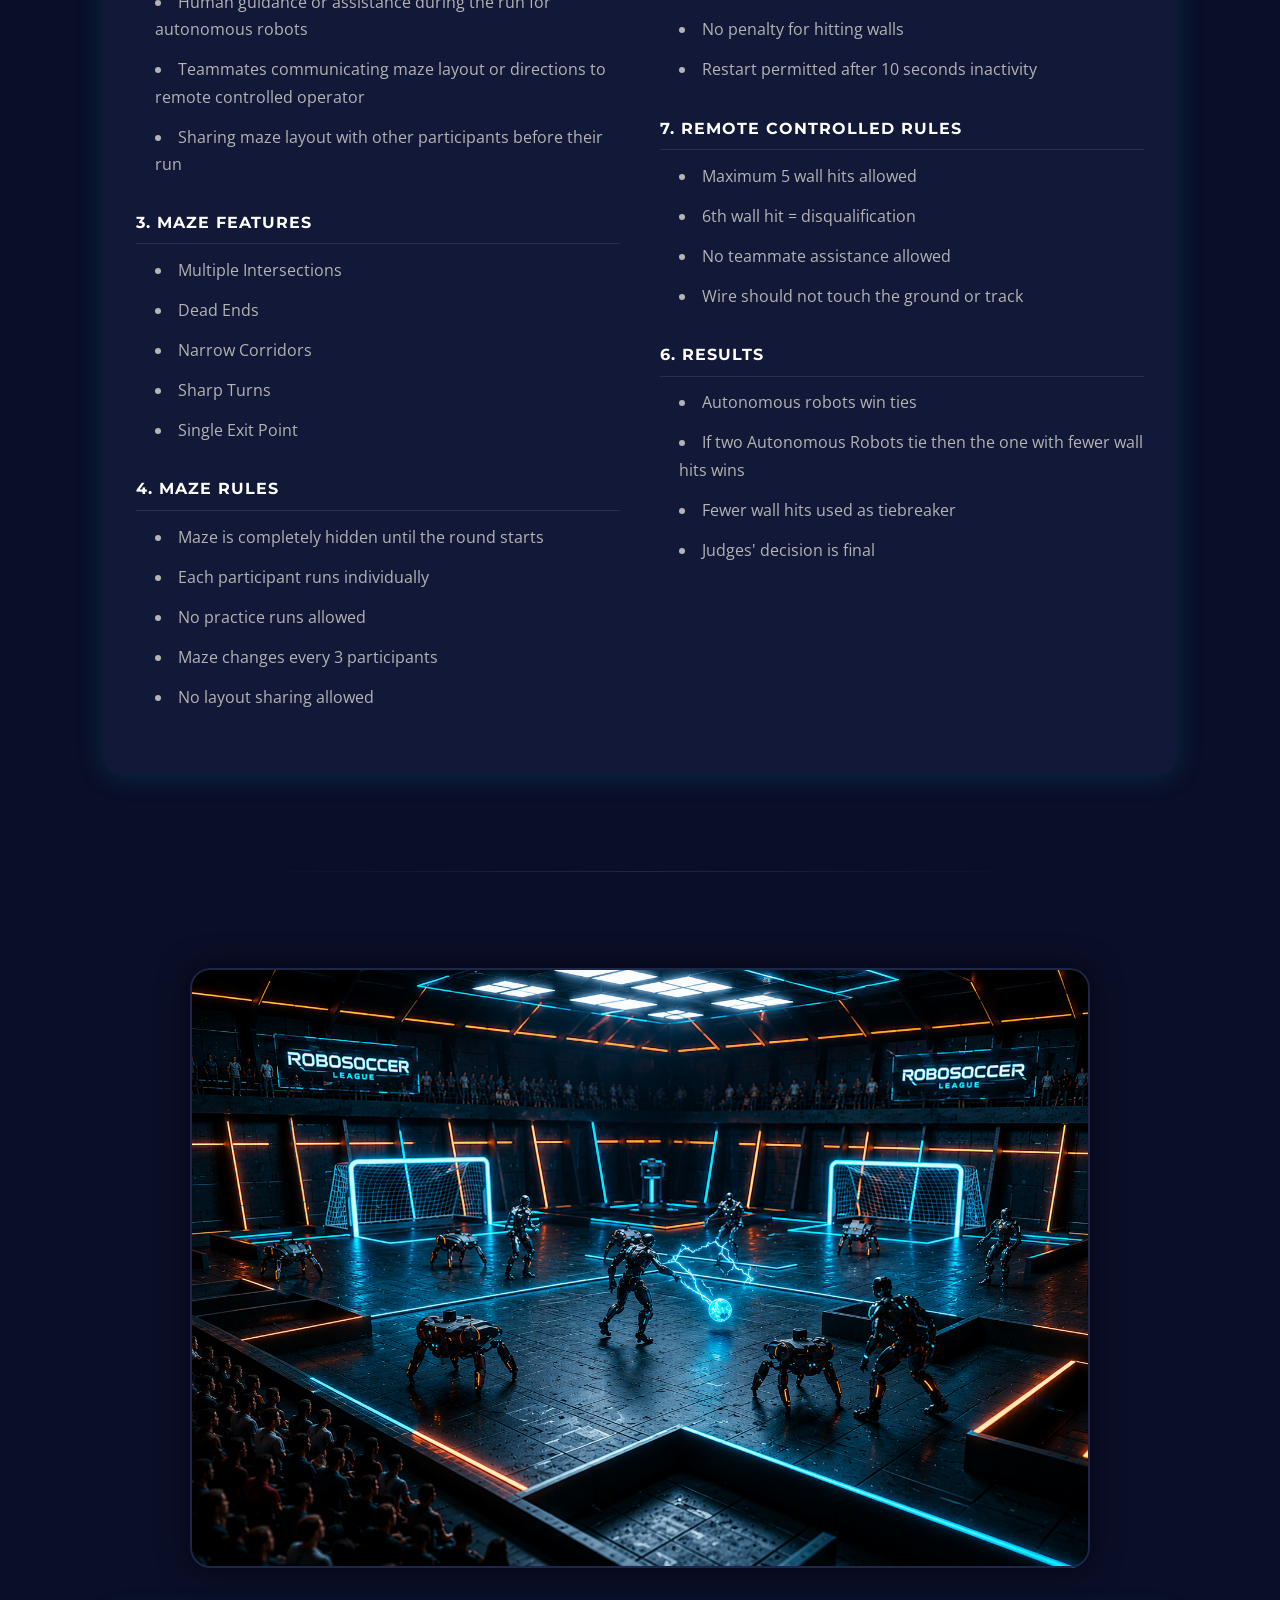
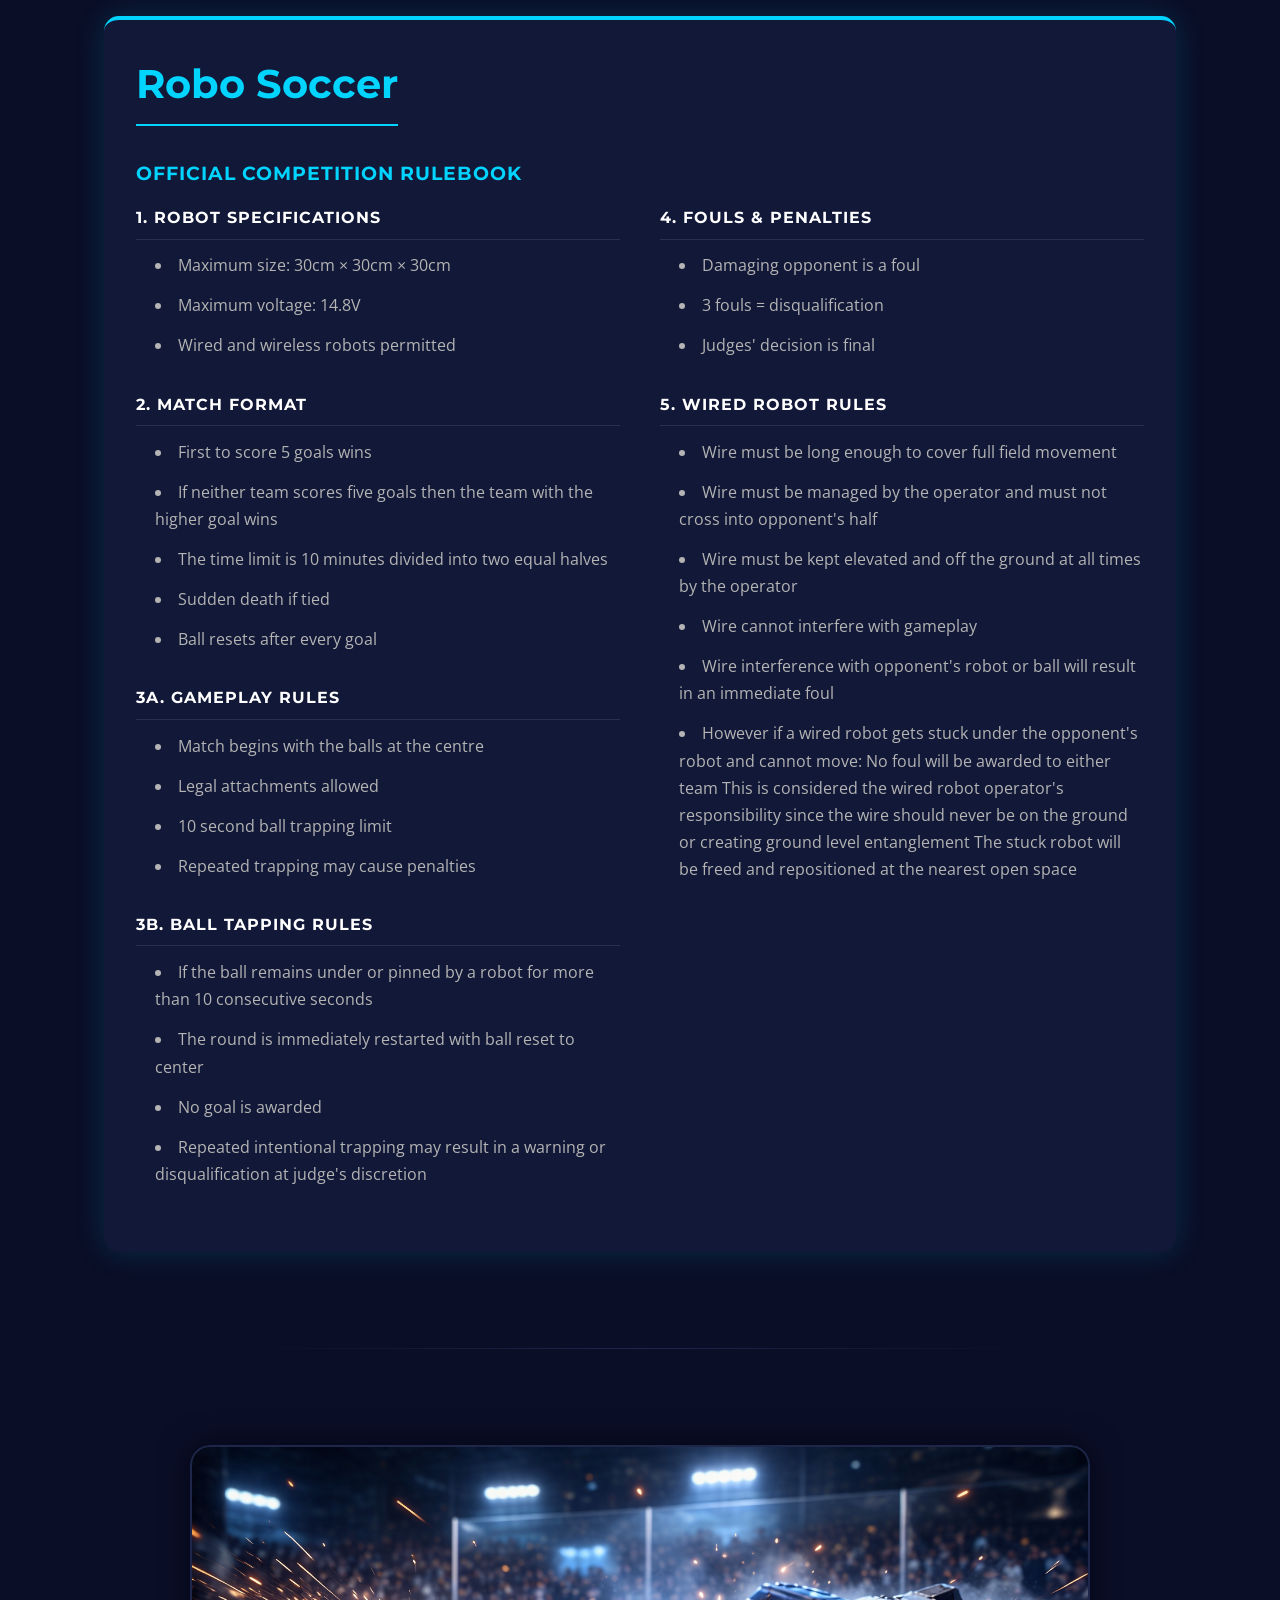
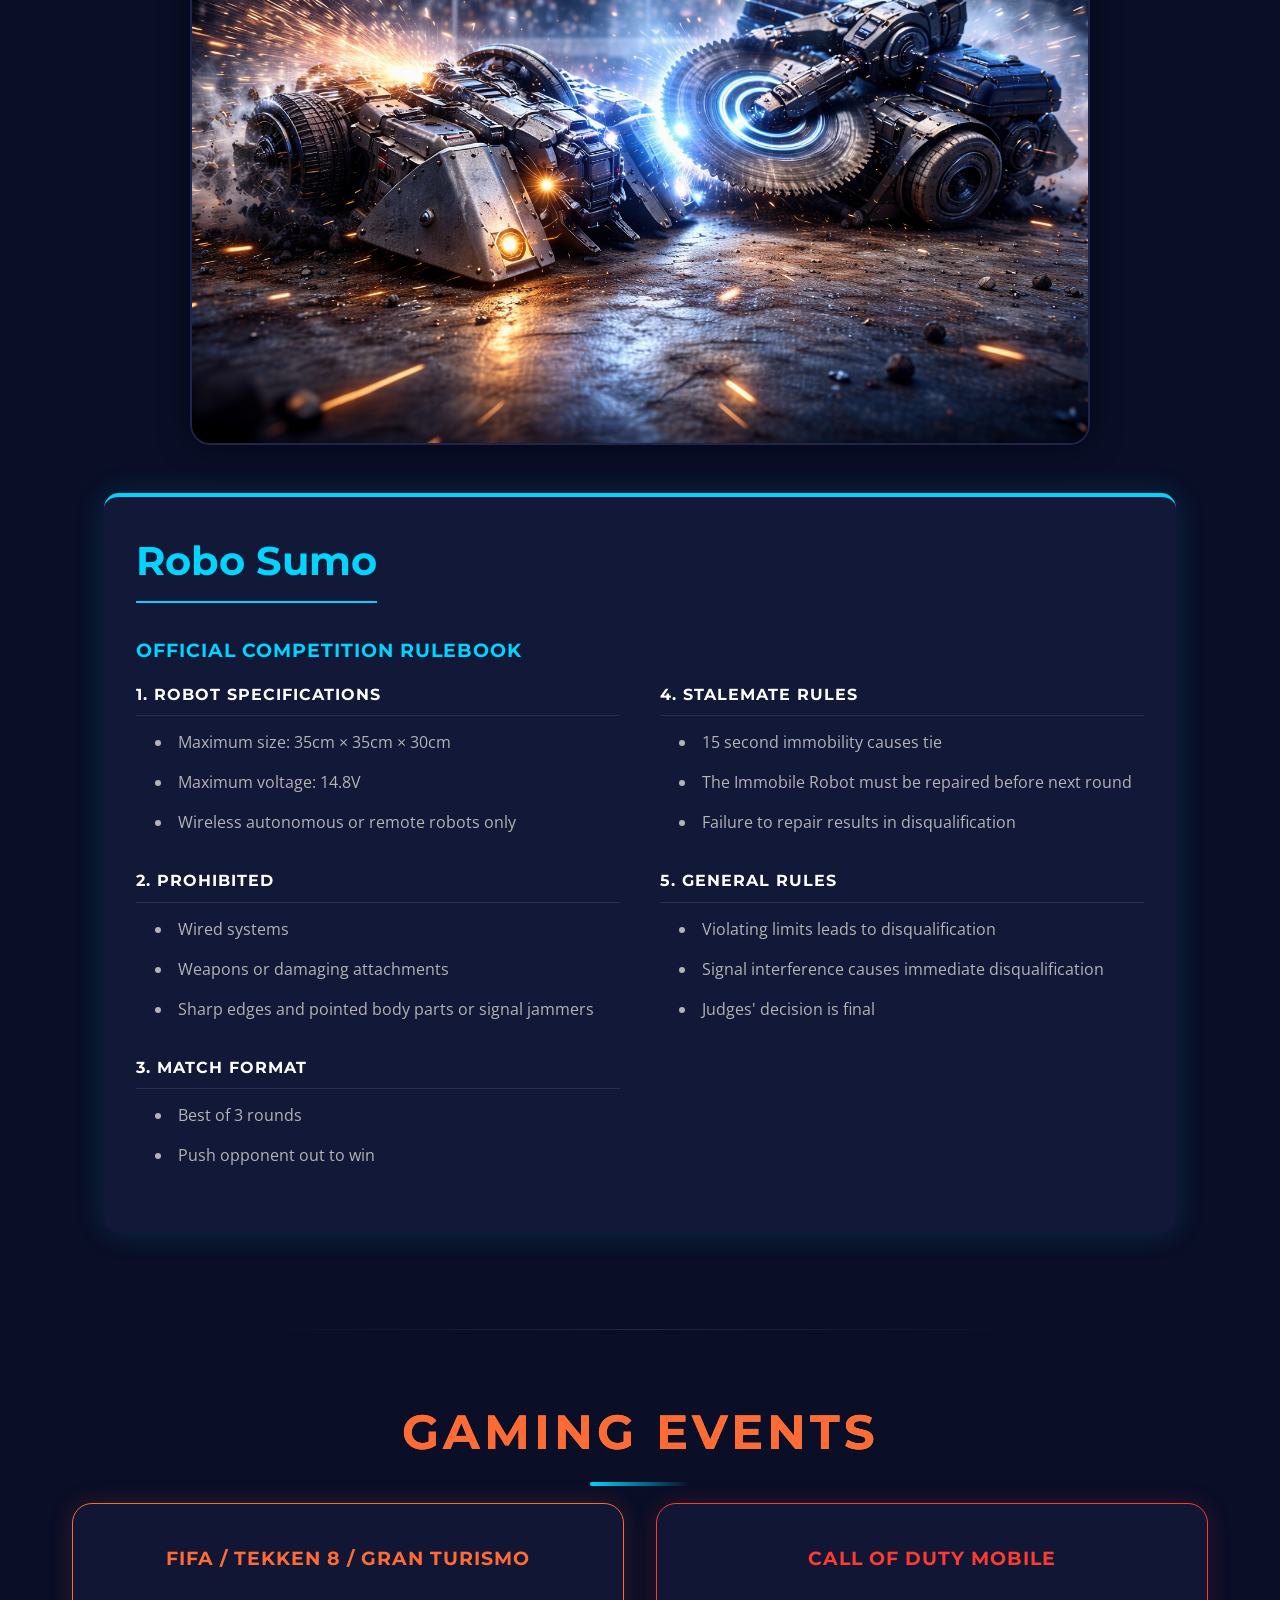
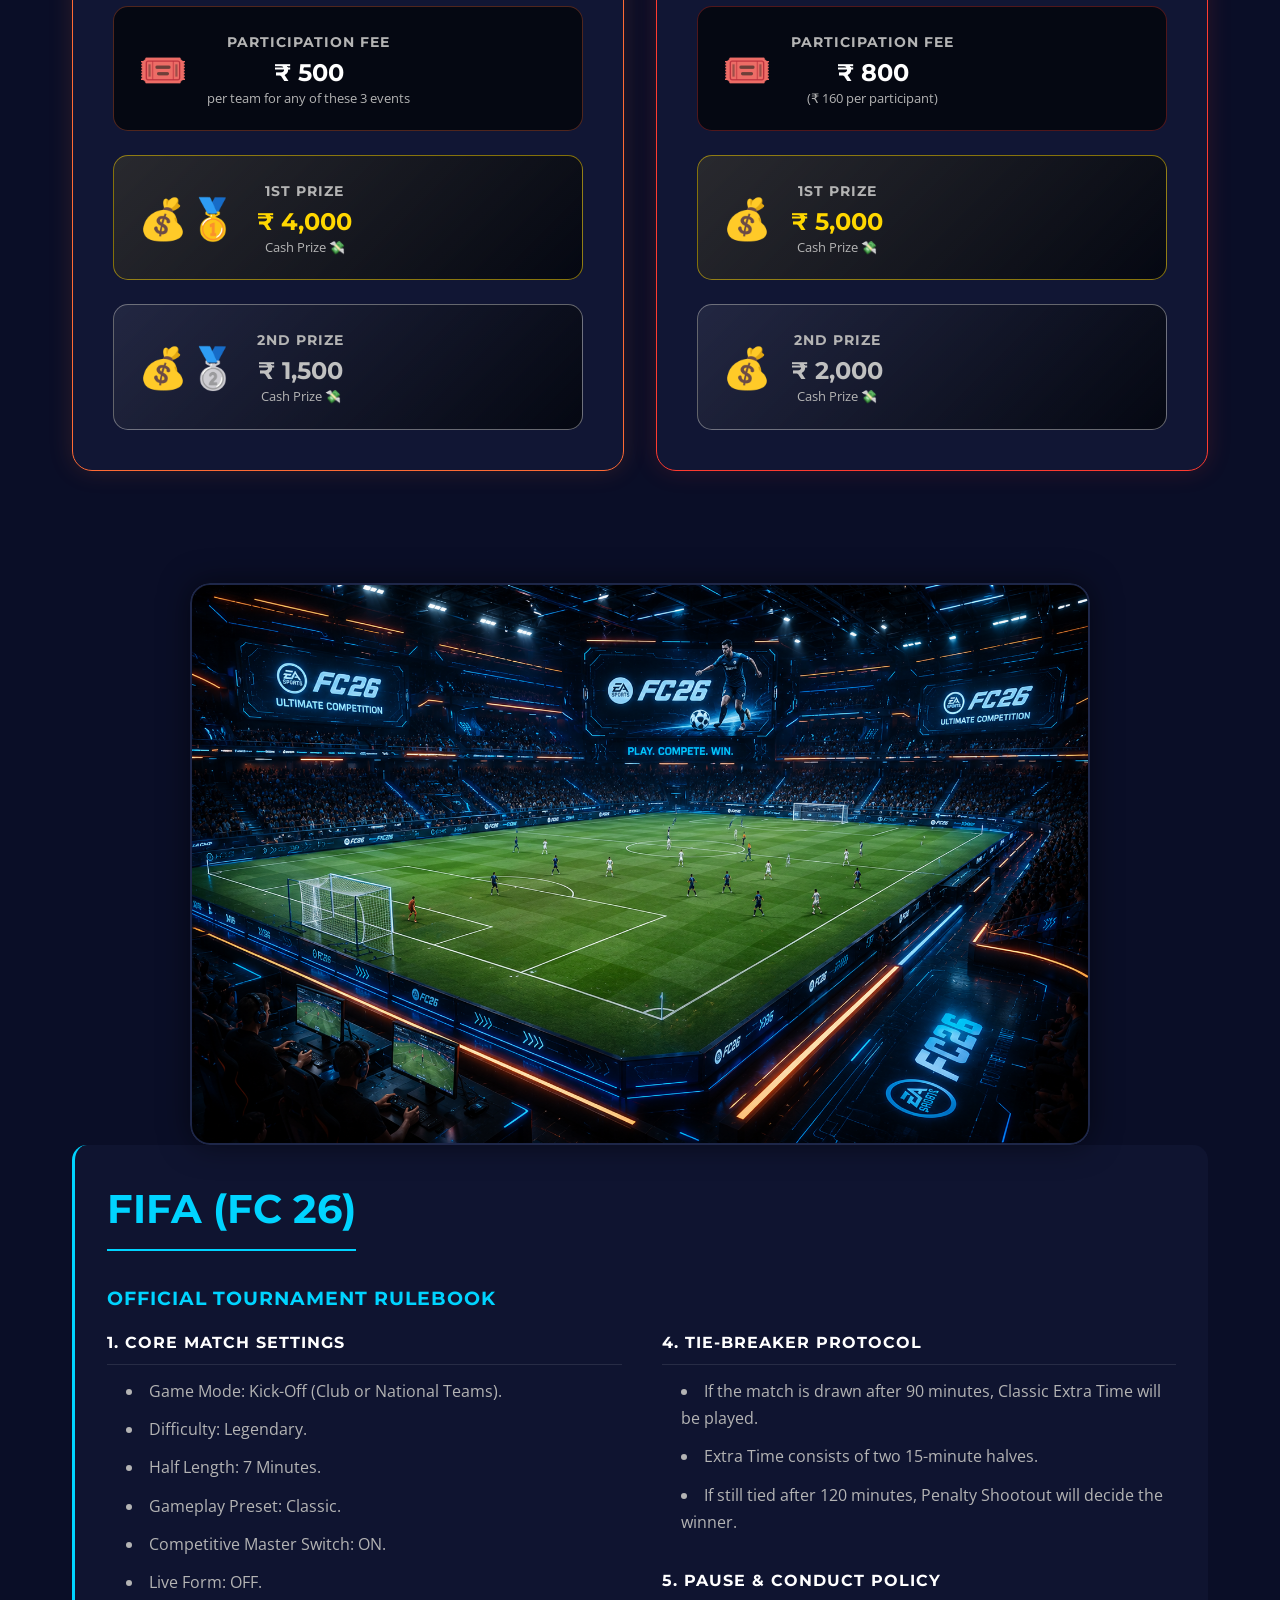
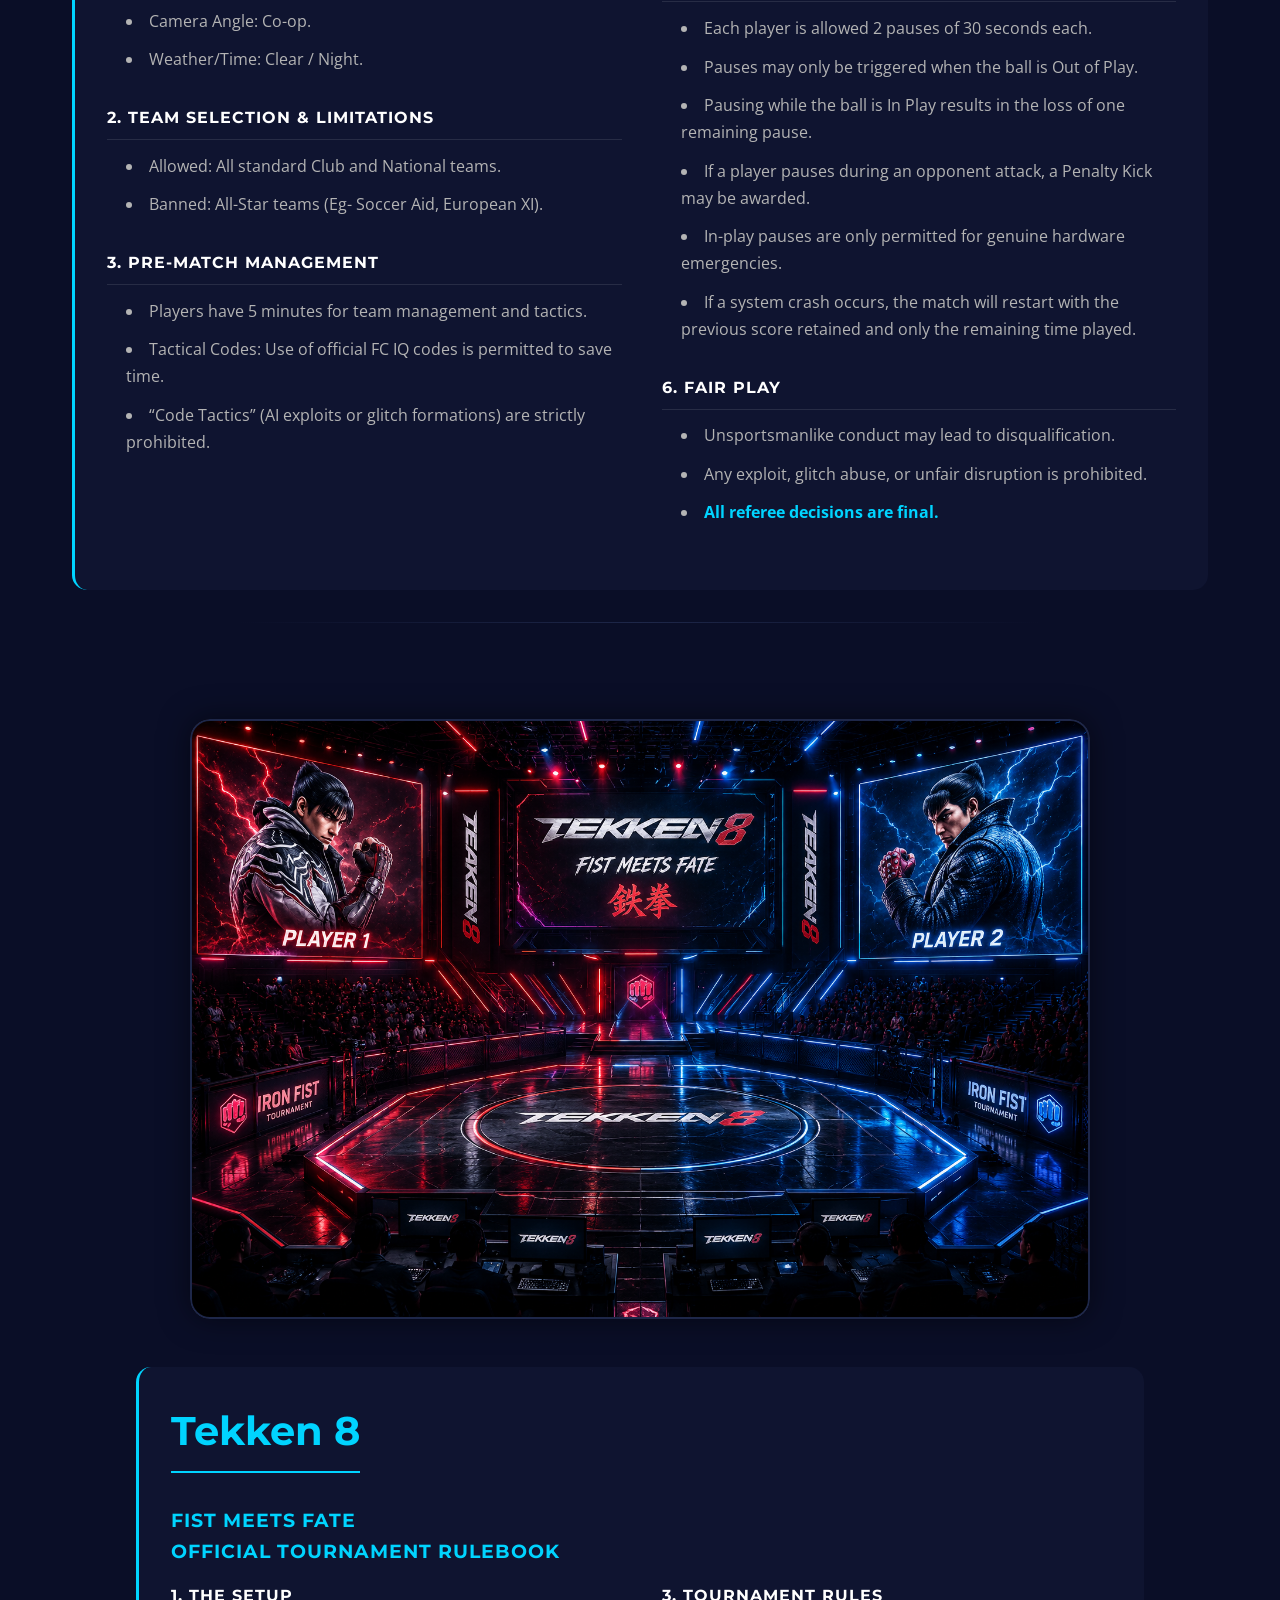
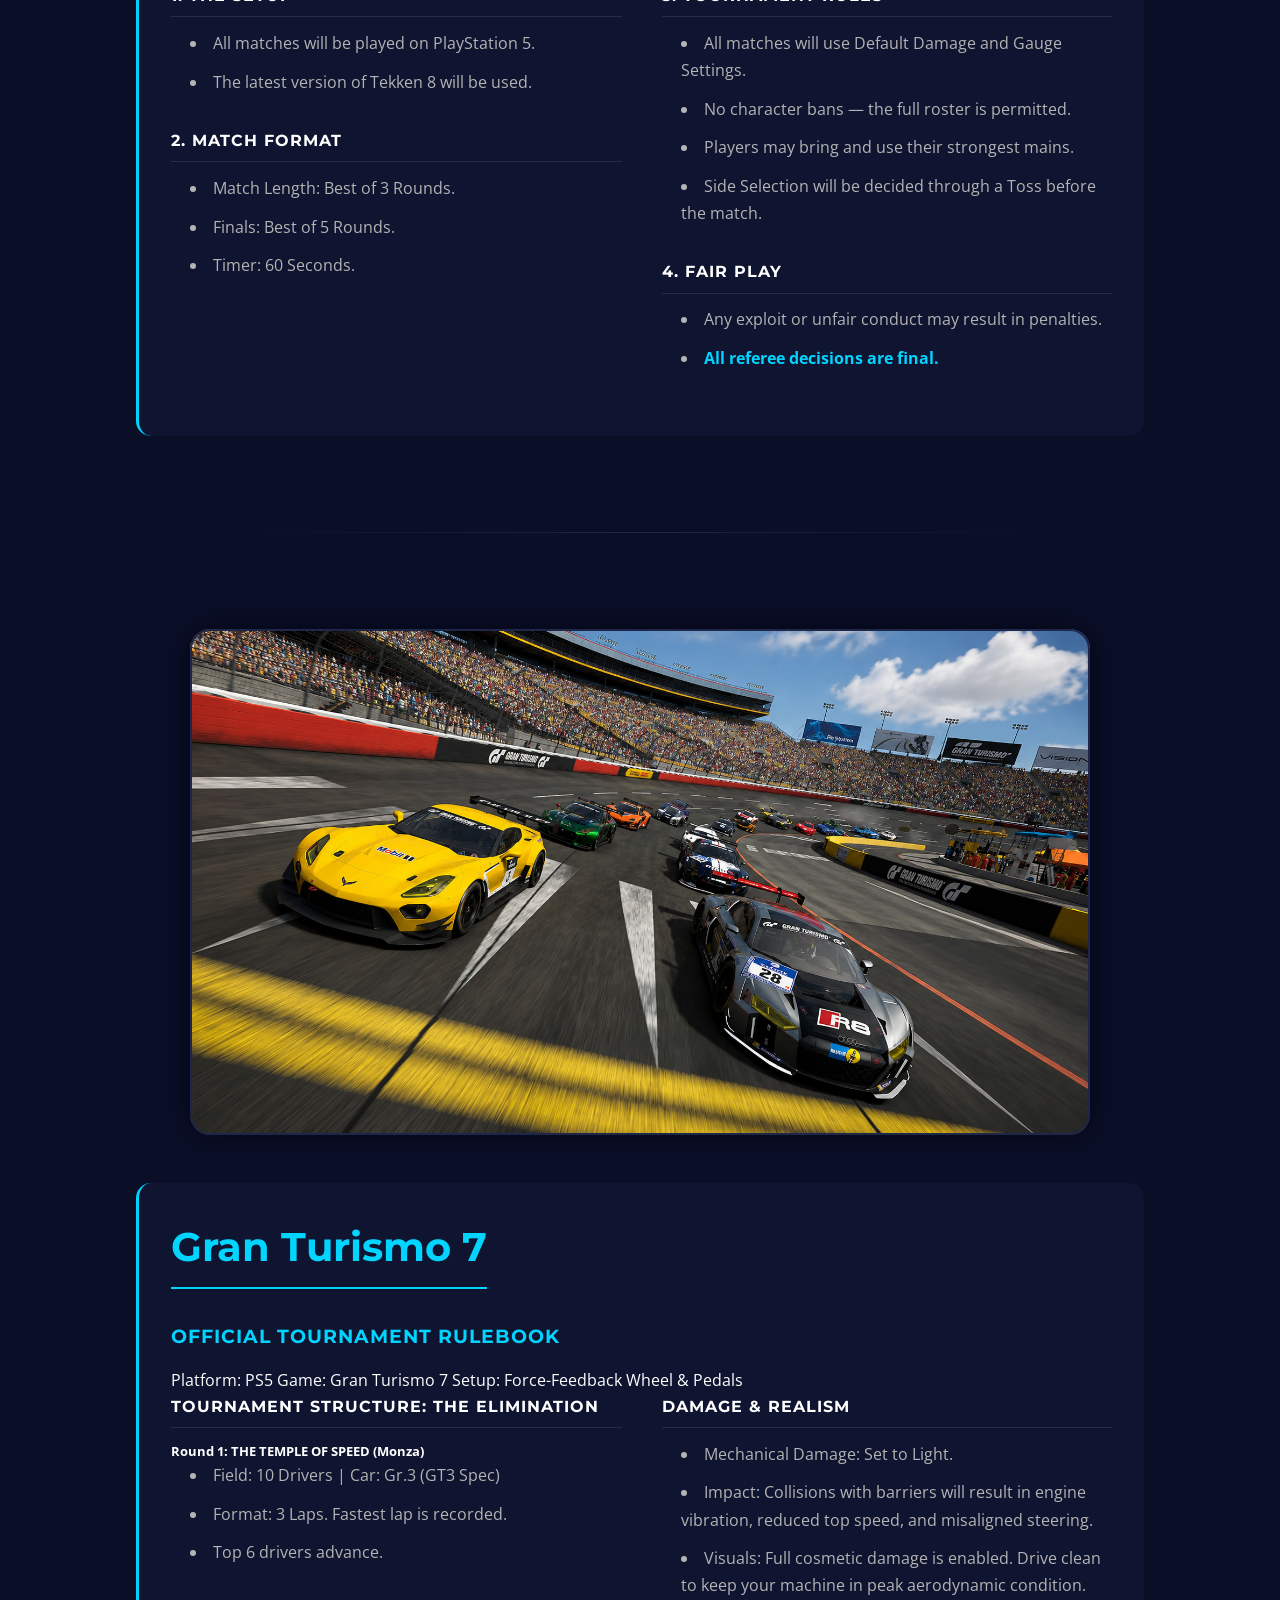
<file: Robotics_Competion_2026/Schedule.html>
<!DOCTYPE html>
<html lang="en">

<head>
    <meta charset="UTF-8">
    <meta name="viewport" content="width=device-width, initial-scale=1.0">
    <title>Schedule & Rules - Robomania 2026</title>
    <link rel="preconnect" href="https://fonts.googleapis.com">
    <link rel="preconnect" href="https://fonts.gstatic.com" crossorigin>
    <link
        href="https://fonts.googleapis.com/css2?family=Montserrat:wght@400;600;700;800&family=Open+Sans:wght@400;500;600&display=swap"
        rel="stylesheet">
    <link rel="stylesheet" href="Schedule.css">
</head>

<body>
    <!-- Navigation Header -->
    <header class="navbar">
        <nav class="nav-container">
            <div class="nav-left" style="display:flex; align-items:center; gap:10px;">
                <!-- Rounded Logo Placeholder -->
                <img src="logo_64.png" alt="school-logo" class="school-logo">

                <div class="nav-logo" style="display:flex; flex-direction:column; line-height:1.1;">
                    <span class="logo-main">ROBOMANIA 2026</span>
                    <span class="logo-sub">GD Goenka School</span>
                </div>
            </div>

            <ul class="nav-links">
                <li><a href="index.html" class="nav-link">Home</a></li>
                <li><a href="About.html" class="nav-link">About</a></li>
                <li><a href="Vision.html" class="nav-link">Vision</a></li>
                <li><a href="Schedule.html" class="nav-link active">Guidelines</a></li>
                <li><a href="Contact.html" class="nav-link">Contact</a></li>
            </ul>
        </nav>
    </header>

    <!-- Page Hero -->
    <div class="page-heading">
        <h1 class="heading-title">Schedule & Guidelines</h1>
        <h2 class="school-name">GD Goenka School</h2>
        <h3 class="heading-subtitle">Rules, formats, and details for all events</h3>
    </div>

    <main class="main-content">
        <!-- General Guidelines -->
        <section class="general-guidelines fade-in-section">
            <div class="section-container">
                <div class="card-container">
                    <h2 class="section-title">General Participation Guidelines</h2>
                    <ul class="general-list">
                        <li><span class="icon"></span> 1. Robosoccer will have two (2) participants per team.</li>
                        <li><span class="icon"></span> 2. Roborace, Robomaze, and Robowar will each have one (1)
                            player per team.</li>
                        <li><span class="icon"></span> 3. Robotics events will be conducted in two age-group categories:
                            Classes 6–8 and Classes 9–12.</li>
                        <li><span class="icon"></span> 4. FIFA (EA FC 26),Tekken 8, Gran Tourismo will have one (1) players per team.</li>
                        <li><span class="icon"></span> 5. Call of Duty will have five (5) players per team.</li>
                        <li><span class="icon"></span> 6. Gaming events will be conducted in a single category of Class 6-12</li>
                        <li><span class="icon"></span> 7. The decision of the judges/refrees shall be final</li>
                        <li><span class="icon"></span> 8.Any indiscipline may lead to disqualification</li>
                        <li><span class="icon"></span> 9.The images in this website should not be considered as supplement to the guidelines</li>
                        <li><span class="icon"></span> 10.Private Participants shall bring their school ids</li>
                        <li><span class="icon"></span> 11. All participants must be School Students Only</li>
                        <li><span class="icon"></span> 12. Robotics participants cannot take part in Gaming and vice versa and A gaming Participant can take part only in 1 Game</li>
                    </ul>
                </div>
            </div>
        </section>
        <!-- ===================================
     ROBOTICS EVENTS SECTION
     =================================== -->

        <div class="events-header section-container robotics-header">
            <h1 class="main-event-title robotics-title">
                Robotics Events
            </h1>
        </div>

        <!-- ===================================
     ROBO RACE
     =================================== -->

        <section class="event-section fade-in-section">
            <div class="section-container">

                <div class="event-media standalone-media">
                    <img src="Roborace.png" alt="Robo Race">
                </div>

                <div class="section-container" style="margin-top: 3rem;">
                    <div class="details-box cod-extended-rules robotics-rulebook">

                        <h2 class="event-name robotics-event-name">
                            Robo Race
                        </h2>

                        <h3 class="rulebook-main-title robotics-main-title">
                            Official Competition Rulebook
                        </h3>

                        <div class="rulebook-grid">

                            <div>

                                <h4 class="rulebook-heading">1. ROBOT SPECIFICATIONS</h4>
                                <ul class="rulebook-list">
                                    <li>Maximum size: 35cm × 35cm × 30cm</li>
                                    <li>Maximum voltage: 14.8V</li>
                                    <li>Must be wirelessly controlled only</li>
                                    <li>No wired control systems allowed</li>
                                </ul>

                                <h4 class="rulebook-heading">2. PROHIBITED</h4>
                                <ul class="rulebook-list">
                                    <li>Signal/network jammers of any kind</li>
                                    <li>Any modifications during the race</li>
                                </ul>

                                <h4 class="rulebook-heading">3. TRACK LAYOUT</h4>
                                <ul class="rulebook-list">
                                    <li>Stone Road</li>
                                    <li>Sand Road</li>
                                    <li>Balance Turns</li>
                                    <li>Climbing Section</li>
                                    <li>Roller Track</li>
                                    <li>Jump Section</li>
                                </ul>

                            </div>

                            <div>

                                <h4 class="rulebook-heading">4. RACE FORMAT</h4>
                                <ul class="rulebook-list">
                                    <li>Individual time trial format</li>
                                    <li>Timer starts at start line crossing</li>
                                    <li>Timer never stops during run</li>
                                    <li>Fastest completion time wins</li>
                                </ul>

                                <h4 class="rulebook-heading">5. FAIL RULES</h4>
                                <ul class="rulebook-list">
                                    <li>Maximum 3 fails allowed</li>
                                    <li>Robot reset at last checkpoint</li>
                                    <li>4th fail results in disqualification</li>
                                </ul>

                                <h4 class="rulebook-heading">6. TIMING & RESULTS</h4>
                                <ul class="rulebook-list">
                                    <li>Fewer fails win in tie situations</li>
                                    <li>Disqualified robots marked DNF</li>
                                    <li>Judges' decision is final</li>
                                    <li>If there is a tie then the one with fewer fails wins</li>
                                </ul>

                            </div>

                        </div>
                    </div>
                </div>

            </div>
        </section>

        <hr class="event-divider">

        <!-- ===================================
     LINE FOLLOWER
     =================================== -->

        <section class="event-section fade-in-section">
            <div class="section-container">

                <div class="event-media standalone-media">
                    <img src="LineFollower.png" alt="Line Follower Robot">
                </div>

                <div class="section-container" style="margin-top: 3rem;">
                    <div class="details-box cod-extended-rules robotics-rulebook">

                        <h2 class="event-name robotics-event-name">
                            Line Follower
                        </h2>

                        <h3 class="rulebook-main-title robotics-main-title">
                            Official Competition Rulebook
                        </h3>

                        <div class="rulebook-grid">

                            <div>

                                <h4 class="rulebook-heading">1. ROBOT SPECIFICATIONS</h4>
                                <ul class="rulebook-list">
                                    <li>Maximum size: 30cm × 30cm × 30cm</li>
                                    <li>Maximum voltage: 14.8V</li>
                                    <li>Robot must be fully autonomous</li>
                                    <li>Must use sensors to follow line independently</li>
                                </ul>
                                <h4 class="rulebook-heading">1. Prohibited </h4>
                                <ul class="rulebook-list">
                                    <li>Maximum size: 30cm × 30cm × 30cm</li>
                                    <li>Maximum voltage: 14.8V</li>
                                    <li>Robot must be fully autonomous</li>
                                    <li>Must use sensors to follow line independently</li>
                                </ul>

                                <h4 class="rulebook-heading">2. TRACK FEATURES</h4>
                                <ul class="rulebook-list">
                                    <li>Wide Curves</li>
                                    <li>Tight Curves</li>
                                    <li>S Curves</li>
                                    <li>Long Straights</li>
                                    <li>Spiral Section</li>
                                    <li>Sharp Turns</li>
                                </ul>

                                <h4 class="rulebook-heading">3. TRACK RULES</h4>
                                <ul class="rulebook-list">
                                    <li>Track revealed on competition day only</li>
                                    <li>No practice runs allowed</li>
                                    <li>Same track for all participants</li>
                                </ul>

                            </div>

                            <div>

                                <h4 class="rulebook-heading">4. RACE FORMAT</h4>
                                <ul class="rulebook-list">
                                    <li>Maximum 3 attempts allowed</li>
                                    <li>Timer starts at Starting Line</li>
                                    <li>Timer continues through restarts</li>
                                    <li>Fastest completion wins</li>
                                    <li>If a robot is not able to complete in 3 attempts it is marked DNF</li>
                                </ul>

                                <h4 class="rulebook-heading">5. ATTEMPT RULES</h4>
                                <ul class="rulebook-list">
                                    <li>Robot stopping over 5 seconds counts as fail</li>
                                    <li>Robot leaving line counts as fail</li>
                                    <li>Wrong direction counts as fail</li>
                                </ul>

                                <h4 class="rulebook-heading">6. RESULTS</h4>
                                <ul class="rulebook-list">
                                    <li>Time is recorded from start to finish</li>
                                    <li>If time is same then fewer fail wins</li>
                                    <li> If attempts are also equal the robot with less off track incidents wins</li>
                                    <li>Fewer attempts win in tie situations</li>
                                    <li>Judges' decision is final</li>
                                </ul>

                            </div>

                        </div>
                    </div>
                </div>

            </div>
        </section>

        <hr class="event-divider">

        <!-- ===================================
     ROBO MAZE
     =================================== -->

        <section class="event-section fade-in-section">
            <div class="section-container">

                <div class="event-media standalone-media">
                    <img src="Robomaze.png" alt="Robo Maze">
                </div>

                <div class="section-container" style="margin-top: 3rem;">
                    <div class="details-box cod-extended-rules robotics-rulebook">

                        <h2 class="event-name robotics-event-name">
                            Robo Maze
                        </h2>

                        <h3 class="rulebook-main-title robotics-main-title">
                            Official Competition Rulebook
                        </h3>

                        <div class="rulebook-grid">

                            <div>

                                <h4 class="rulebook-heading">1. ROBOT SPECIFICATIONS</h4>
                                <ul class="rulebook-list">
                                    <li>Maximum size: 30cm × 30cm × 30cm</li>
                                    <li>Maximum voltage: 14.8V</li>
                                    <li>Autonomous and remote robots allowed</li>
                                    <li>Wired and wireless both permitted</li>
                                </ul>
                                <h4 class="rulebook-heading">2. Prohibited</h4>
                                <ul class="rulebook-list">
                                    <li>Signal/network jammers</li>
                                    <li>Human guidance or assistance during the run for autonomous robots</li>
                                    <li>Teammates communicating maze layout or directions to remote controlled operator
                                    </li>
                                    <li>Sharing maze layout with other participants before their run</li>
                                </ul>

                                <h4 class="rulebook-heading">3. MAZE FEATURES</h4>
                                <ul class="rulebook-list">
                                    <li>Multiple Intersections</li>
                                    <li>Dead Ends</li>
                                    <li>Narrow Corridors</li>
                                    <li>Sharp Turns</li>
                                    <li>Single Exit Point</li>
                                </ul>

                                <h4 class="rulebook-heading">4. MAZE RULES</h4>
                                <ul class="rulebook-list">
                                    <li>Maze is completely hidden until the round starts</li>
                                    <li>Each participant runs individually</li>
                                    <li>No practice runs allowed</li>
                                    <li>Maze changes every 3 participants</li>
                                    <li>No layout sharing allowed</li>
                                </ul>

                            </div>

                            <div>
                                <h4 class="rulebook-heading">5. Format</h4>
                                <ul class="rulebook-list">
                                    <li>
                                        Timer starts when robot crosses the start line</li>
                                    <li>Timer does not stop for any reason during the run</li>
                                    <li>Winner is determined by fastest completion time</li>
                                    <li>If robot fails to complete it is marked as DC (Did Not Complete)</li>
                                </ul>

                                <h4 class="rulebook-heading">6. Autonomous RULES</h4>
                                <ul class="rulebook-list">
                                    <li>30% time deduction bonus for autonomous navigation</li>
                                    <li>No penalty for hitting walls</li>
                                    
                                    <li>Restart permitted after 10 seconds inactivity</li>
                                </ul>

                                <h4 class="rulebook-heading">7. REMOTE CONTROLLED RULES</h4>
                                <ul class="rulebook-list">
                                    <li>Maximum 5 wall hits allowed</li>
                                    <li>6th wall hit = disqualification</li>
                                    <li>No teammate assistance allowed</li>
                                    <li>Wire should not touch the ground or track</li>
                                </ul>

                                <h4 class="rulebook-heading">6. RESULTS</h4>
                                <ul class="rulebook-list">
                                    <li>Autonomous robots win ties</li>
                                    <li>If two Autonomous Robots tie then the one with fewer wall hits wins </li>
                                    <li>Fewer wall hits used as tiebreaker</li>
                                    <li>Judges' decision is final</li>
                                </ul>

                            </div>

                        </div>
                    </div>
                </div>

            </div>
        </section>

        <hr class="event-divider">

        <!-- ===================================
     ROBO SOCCER
     =================================== -->

        <section class="event-section fade-in-section">
            <div class="section-container">

                <div class="event-media standalone-media">
                    <img src="Robosoccer.png" alt="Robo Soccer">
                </div>

                <div class="section-container" style="margin-top: 3rem;">
                    <div class="details-box cod-extended-rules robotics-rulebook">

                        <h2 class="event-name robotics-event-name">
                            Robo Soccer
                        </h2>

                        <h3 class="rulebook-main-title robotics-main-title">
                            Official Competition Rulebook
                        </h3>

                        <div class="rulebook-grid">

                            <div>

                                <h4 class="rulebook-heading">1. ROBOT SPECIFICATIONS</h4>
                                <ul class="rulebook-list">
                                    <li>Maximum size: 30cm × 30cm × 30cm</li>
                                    <li>Maximum voltage: 14.8V</li>
                                    <li>Wired and wireless robots permitted</li>
                                </ul>

                                <h4 class="rulebook-heading">2. MATCH FORMAT</h4>
                                <ul class="rulebook-list">
                                    <li>First to score 5 goals wins</li>
                                    <li>If neither team scores five goals then the team with the higher goal wins</li>
                                    <li>The time limit is 10 minutes divided into two equal halves</li>
                                    <li>Sudden death if tied</li>
                                    <li>Ball resets after every goal</li>
                                </ul>

                                <h4 class="rulebook-heading">3a. GAMEPLAY RULES</h4>
                                <ul class="rulebook-list">
                                    <li>Match begins with the balls at the centre</li>
                                    <li>Legal attachments allowed</li>
                                    <li>10 second ball trapping limit</li>
                                    <li>Repeated trapping may cause penalties</li>
                                </ul>
                                <h4 class="rulebook-heading">3b. Ball Tapping Rules</h4>
                                <ul class="rulebook-list">
                                    <li>If the ball remains under or pinned by a robot for more than 10 consecutive
                                        seconds</li>
                                    <li>The round is immediately restarted with ball reset to center</li>
                                    <li>No goal is awarded</li>
                                    <li>Repeated intentional trapping may result in a warning or disqualification at
                                        judge's discretion</li>
                                </ul>


                            </div>

                            <div>

                                <h4 class="rulebook-heading">4. FOULS & PENALTIES</h4>
                                <ul class="rulebook-list">
                                    <li>Damaging opponent is a foul</li>
                                    <li>3 fouls = disqualification</li>
                                    <li>Judges' decision is final</li>
                                </ul>

                                <h4 class="rulebook-heading">5. WIRED ROBOT RULES</h4>
                                <ul class="rulebook-list">
                                    <li>Wire must be long enough to cover full field movement</li>
                                    <li>Wire must be managed by the operator and must not cross into opponent's half
                                    </li>
                                    <li>Wire must be kept elevated and off the ground at all times by the operator</li>
                                    <li>Wire cannot interfere with gameplay</li>
                                    <li>Wire interference with opponent's robot or ball will result in an immediate foul
                                    </li>
                                    <li>However if a wired robot gets stuck under the opponent's robot and cannot move:

                                        No foul will be awarded to either team
                                        This is considered the wired robot operator's responsibility since the wire
                                        should never be on the ground or creating ground level entanglement
                                        The stuck robot will be freed and repositioned at the nearest open space</li>
                                </ul>

                            </div>

                        </div>
                    </div>
                </div>

            </div>
        </section>

        <hr class="event-divider">

        <!-- ===================================
     ROBO SUMO
     =================================== -->

        <section class="event-section fade-in-section">
            <div class="section-container">

                <div class="event-media standalone-media">
                    <img src="Robowars.png" alt="Robo Sumo">
                </div>

                <div class="section-container" style="margin-top: 3rem;">
                    <div class="details-box cod-extended-rules robotics-rulebook">

                        <h2 class="event-name robotics-event-name">
                            Robo Sumo
                        </h2>

                        <h3 class="rulebook-main-title robotics-main-title">
                            Official Competition Rulebook
                        </h3>

                        <div class="rulebook-grid">

                            <div>

                                <h4 class="rulebook-heading">1. ROBOT SPECIFICATIONS</h4>
                                <ul class="rulebook-list">
                                    <li>Maximum size: 35cm × 35cm × 30cm</li>
                                    <li>Maximum voltage: 14.8V</li>
                                    <li>Wireless autonomous or remote robots only</li>
                                </ul>

                                <h4 class="rulebook-heading">2. PROHIBITED</h4>
                                <ul class="rulebook-list">
                                    <li>Wired systems</li>
                                    <li>Weapons or damaging attachments</li>
                                    <li>Sharp edges and pointed body parts or signal jammers</li>
                                </ul>

                                <h4 class="rulebook-heading">3. MATCH FORMAT</h4>
                                <ul class="rulebook-list">
                                    <li>Best of 3 rounds</li>
                                    <li>Push opponent out to win</li>

                                </ul>

                            </div>

                            <div>

                                <h4 class="rulebook-heading">4. STALEMATE RULES</h4>
                                <ul class="rulebook-list">
                                    <li>15 second immobility causes tie</li>
                                    <li>The Immobile Robot must be repaired before next round</li>
                                    <li>Failure to repair results in disqualification</li>
                                </ul>

                                <h4 class="rulebook-heading">5. GENERAL RULES</h4>
                                <ul class="rulebook-list">
                                    <li>Violating limits leads to disqualification</li>
                                    <li>Signal interference causes immediate disqualification</li>
                                    <li>Judges' decision is final</li>
                                </ul>

                            </div>

                        </div>
                    </div>
                </div>

            </div>
        </section>

        <hr class="event-divider">

        <!-- Gaming Events Separator & Highlight -->
        <div class="events-header section-container" style="margin-top: 4rem;">
            <h1 class="main-event-title"
                style="color: #ff6b35; background: linear-gradient(90deg, #ff6b35, #ffb347); -webkit-background-clip: text;">
                Gaming Events</h1>

            <!-- Gaming Events Highlights Cards (Dual Layout) -->
            <div class="gaming-highlights-wrapper fade-in-section">

                <!-- General Gaming Box (FIFA, Tekken 8, Gran Turismo) -->
                <div class="gaming-highlights-card">
                    <h3 class="card-title orange-title">FIFA / TEKKEN 8 / GRAN TURISMO</h3>
                    <div class="highlight-item">
                        <span class="highlight-icon">🎟️</span>
                        <div class="highlight-text">
                            <h4>Participation Fee</h4>
                            <p>₹ 500 <span>per team for any of these 3 events</span></p>
                        </div>
                    </div>
                    <div class="highlight-item prize-first">
                        <span class="highlight-icon">💰🥇</span>
                        <div class="highlight-text">
                            <h4>1st Prize</h4>
                            <p>₹ 4,000 <span>Cash Prize 💸</span></p>
                        </div>
                    </div>
                    <div class="highlight-item prize-second">
                        <span class="highlight-icon">💰🥈</span>
                        <div class="highlight-text">
                            <h4>2nd Prize</h4>
                            <p>₹ 1,500 <span>Cash Prize 💸</span></p>
                        </div>
                    </div>
                </div>

                <!-- Call of Duty Mobile Box -->
                <div class="gaming-highlights-card cod-card">
                    <h3 class="card-title red-title">CALL OF DUTY MOBILE</h3>
                    <div class="highlight-item cod-item">
                        <span class="highlight-icon">🎟️</span>
                        <div class="highlight-text">
                            <h4>Participation Fee</h4>
                            <p>₹ 800 <span>(₹ 160 per participant)</span></p>
                        </div>
                    </div>
                    <div class="highlight-item prize-first">
                        <span class="highlight-icon">💰</span>
                        <div class="highlight-text">
                            <h4>1st Prize</h4>
                            <p>₹ 5,000 <span>Cash Prize 💸</span></p>
                        </div>
                    </div>
                    <div class="highlight-item prize-second">
                        <span class="highlight-icon">💰</span>
                        <div class="highlight-text">
                            <h4>2nd Prize</h4>
                            <p>₹ 2,000 <span>Cash Prize 💸</span></p>
                        </div>
                    </div>
                </div>

            </div>
        </div>
        <!-- UPDATED FIFA RULEBOOK CONTENT -->
         <section class="event-section fade-in-section">
            <div class="section-container">

                <!-- Event Image -->
                <div class="event-media standalone-media">
                    <img src="fifa.png" Tekken 8">
                </div>

        <div class="details-box cod-extended-rules cod-unified">

            <h2 class="event-name cod-title">
                FIFA (FC 26)
            </h2>

            <h3 class="rulebook-main-title cod-main-title">
                Official Tournament Rulebook
            </h3>

            <div class="rulebook-grid">

                <!-- Column 1 -->
                <div>

                    <h4 class="rulebook-heading">1. CORE MATCH SETTINGS</h4>
                    <ul class="rulebook-list">
                        <li>Game Mode: Kick-Off (Club or National Teams).</li>
                        <li>Difficulty: Legendary.</li>
                        <li>Half Length: 7 Minutes.</li>
                        <li>Gameplay Preset: Classic.</li>
                        <li>Competitive Master Switch: ON.</li>
                        <li>Live Form: OFF.</li>
                        <li>Camera Angle: Co-op.</li>
                        <li>Weather/Time: Clear / Night.</li>
                    </ul>

                    <h4 class="rulebook-heading">2. TEAM SELECTION & LIMITATIONS</h4>
                    <ul class="rulebook-list">
                        <li>Allowed: All standard Club and National teams.</li>
                        <li>Banned: All-Star teams (Eg- Soccer Aid, European XI).</li>
                    </ul>

                    <h4 class="rulebook-heading">3. PRE-MATCH MANAGEMENT</h4>
                    <ul class="rulebook-list">
                        <li>Players have 5 minutes for team management and tactics.</li>
                        <li>Tactical Codes: Use of official FC IQ codes is permitted to save time.</li>
                        <li>“Code Tactics” (AI exploits or glitch formations) are strictly prohibited.</li>
                    </ul>

                </div>

                <!-- Column 2 -->
                <div>

                    <h4 class="rulebook-heading">4. TIE-BREAKER PROTOCOL</h4>
                    <ul class="rulebook-list">
                        <li>If the match is drawn after 90 minutes, Classic Extra Time will be played.</li>
                        <li>Extra Time consists of two 15-minute halves.</li>
                        <li>If still tied after 120 minutes, Penalty Shootout will decide the winner.</li>
                    </ul>

                    <h4 class="rulebook-heading">5. PAUSE & CONDUCT POLICY</h4>
                    <ul class="rulebook-list">
                        <li>Each player is allowed 2 pauses of 30 seconds each.</li>
                        <li>Pauses may only be triggered when the ball is Out of Play.</li>
                        <li>Pausing while the ball is In Play results in the loss of one remaining pause.</li>
                        <li>If a player pauses during an opponent attack, a Penalty Kick may be awarded.</li>
                        <li>In-play pauses are only permitted for genuine hardware emergencies.</li>
                        <li>If a system crash occurs, the match will restart with the previous score retained and only
                            the remaining time played.</li>
                    </ul>

                    <h4 class="rulebook-heading">6. FAIR PLAY</h4>
                    <ul class="rulebook-list">
                        <li>Unsportsmanlike conduct may lead to disqualification.</li>
                        <li>Any exploit, glitch abuse, or unfair disruption is prohibited.</li>
                        <li>
                            <strong style="color: var(--primary-color);">
                                All referee decisions are final.
                            </strong>
                        </li>
                    </ul>

                </div>

            </div>
        </div>
        <hr class="event-divider">

        <!-- 7. TEKKEN 8 -->
        <section class="event-section fade-in-section">
            <div class="section-container">

                <!-- Event Image -->
                <div class="event-media standalone-media">
                    <img src="tekken.png" Tekken 8">
                </div>

                <!-- Tekken Rulebook -->
                <div class="section-container" style="margin-top: 3rem;">
                    <div class="details-box cod-extended-rules cod-unified">

                        <h2 class="event-name cod-title">
                            Tekken 8
                        </h2>

                        <h3 class="rulebook-main-title cod-main-title">
                           FIST MEETS FATE  <BR>OFFICIAL TOURNAMENT RULEBOOK
                        </h3>

                        <div class="rulebook-grid">

                            <!-- Column 1 -->
                            <div>

                                <h4 class="rulebook-heading">1. THE SETUP</h4>
                                <ul class="rulebook-list">
                                    <li>All matches will be played on PlayStation 5.</li>
                                    <li>The latest version of Tekken 8 will be used.</li>
                                </ul>

                                <h4 class="rulebook-heading">2. MATCH FORMAT</h4>
                                <ul class="rulebook-list">
                                    <li>Match Length: Best of 3 Rounds.</li>
                                    <li>Finals: Best of 5 Rounds.</li>
                                    <li>Timer: 60 Seconds.</li>
                                </ul>

                            </div>

                            <!-- Column 2 -->
                            <div>

                                <h4 class="rulebook-heading">3. TOURNAMENT RULES</h4>
                                <ul class="rulebook-list">
                                    <li>All matches will use Default Damage and Gauge Settings.</li>
                                    <li>No character bans — the full roster is permitted.</li>
                                    <li>Players may bring and use their strongest mains.</li>
                                    <li>Side Selection will be decided through a Toss before the match.</li>
                                </ul>

                                <h4 class="rulebook-heading">4. FAIR PLAY</h4>
                                <ul class="rulebook-list">
                                    <li>Any exploit or unfair conduct may result in penalties.</li>
                                    <li>
                                        <strong style="color: var(--primary-color);">
                                            All referee decisions are final.
                                        </strong>
                                    </li>
                                </ul>

                            </div>

                        </div>
                    </div>
                </div>

            </div>
        </section>

        <hr class="event-divider">

        <!-- ===================================
     GRAN TURISMO 7
     =================================== -->

<section class="event-section fade-in-section">
    <div class="section-container">

        <!-- Event Image -->
        <div class="event-media standalone-media">
            <img src="grans.png" alt="Gran Turismo 7">
        </div>

        <!-- Gran Turismo Rulebook -->
        <div class="section-container" style="margin-top: 3rem;">
            <div class="details-box gt7-rulebook">

                <h2 class="event-name gt7-title">
                    Gran Turismo 7
                </h2>

                <h3 class="rulebook-main-title gt7-main-title">
                    Official Tournament Rulebook
                </h3>

                <div class="gt7-top-banner">
                    <span>Platform: PS5</span>
                    <span>Game: Gran Turismo 7</span>
                    <span>Setup: Force-Feedback Wheel & Pedals</span>
                </div>

                <div class="rulebook-grid">

                    <!-- LEFT COLUMN -->
                    <div>

                        <h4 class="rulebook-heading"> TOURNAMENT STRUCTURE: THE ELIMINATION</h4>

                        <div class="gt7-round-card">
                            <h5>Round 1: THE TEMPLE OF SPEED (Monza)</h5>
                            <ul class="rulebook-list">
                                <li>Field: 10 Drivers | Car: Gr.3 (GT3 Spec)</li>
                                <li>Format: 3 Laps. Fastest lap is recorded.</li>
                                <li>Top 6 drivers advance.</li>
                            </ul>
                        </div>

                        <div class="gt7-round-card">
                            <h5>Round 2: THE HISTORIC GRID (Silverstone)</h5>
                            <ul class="rulebook-list">
                                <li>Field: 6 Drivers | Car: Gr.3 (GT3 Spec)</li>
                                <li>Format: 3 Laps. Fastest lap is recorded.</li>
                                <li>Top 4 drivers advance.</li>
                            </ul>
                        </div>

                        <div class="gt7-round-card">
                            <h5>Semi-Final: THE ARDENNES ATTACK (Spa-Francorchamps)</h5>
                            <ul class="rulebook-list">
                                <li>Field: 4 Drivers | Car: Gr.3 (GT3 Spec)</li>
                                <li>Format: 3 Laps. Fastest lap is recorded.</li>
                                <li>Top 2 drivers advance.</li>
                            </ul>
                        </div>

                        <div class="gt7-round-card">
                            <h5>The Grand Finale: THE GREEN HELL (Nürburgring Nordschleife)</h5>
                            <ul class="rulebook-list">
                                <li>Field: 2 Finalists | Car Upgrade: Gr.2 (Super GT Spec)</li>
                                <li>Format: One Out-Lap (Warm-up) + One Flying Lap (Shotout).</li>
                                <li>The fastest time wins the Sector One Championship.</li>
                            </ul>
                        </div>

                        <h4 class="rulebook-heading"> TECHNICAL REGULATIONS</h4>
                        <ul class="rulebook-list">
                            <li>Transmission: STRICTLY MANUAL (MT). All drivers must use paddle shifters.</li>
                            <li>Vehicle Settings: Base BoP (Balance of Performance) ON. No custom tuning.</li>
                            <li>Assists: ABS (On), Traction Control (TCS 1-3 allowed). All other assists OFF.</li>
                            <li>View: Cockpit, Roof or Bumper only. Chase Cam is prohibited.</li>
                        </ul>

                    </div>

                    <!-- RIGHT COLUMN -->
                    <div>

                        <h4 class="rulebook-heading"> DAMAGE & REALISM</h4>
                        <ul class="rulebook-list">
                            <li>Mechanical Damage: Set to Light.</li>
                            <li>Impact: Collisions with barriers will result in engine vibration, reduced top speed, and misaligned steering.</li>
                            <li>Visuals: Full cosmetic damage is enabled. Drive clean to keep your machine in peak aerodynamic condition.</li>
                            <li>Refueling/Tire Wear: Disabled (Off) to keep the focus on raw sprint speed.</li>
                        </ul>

                        <h4 class="rulebook-heading"> THE "EMERGENCY RESTART" RULE</h4>
                        <ul class="rulebook-list">
                            <li>Each driver is granted ONE (1) Restart for the entire event.</li>
                            <li>If you crash or invalidate a lap (4-wheels off-track), you can "burn" your restart to reset your stint immediately.</li>
                            <li>Warning: Once used, it cannot be reclaimed for the later rounds. Use it wisely.</li>
                        </ul>

                        <h4 class="rulebook-heading"> CODE OF CONDUCT</h4>
                        <ul class="rulebook-list">
                            <li>Track Limits: Two wheels must remain within white lines/kerbs.</li>
                            <li>Wall Riding: Any use of barriers to maintain speed will result in an immediate DSQ for that round.</li>
                            <li>Sportsmanship: Unsportsmanlike conduct or interference will result in disqualification.</li>
                        </ul>

                    </div>

                </div>
            </div>
        </div>

    </div>
</section>
        <hr class="event-divider">

        <!-- 9. Call of Duty Mobile -->
        <section class="event-section fade-in-section">
            <div class="section-container">

                <!-- Event Image -->
                <div class="event-media standalone-media">
                    <img src="COD.png"
                        alt="Call of Duty Mobile">
                </div>

                <!-- COD Rulebook -->
                <div class="section-container" style="margin-top: 3rem;">
                    <div class="details-box cod-extended-rules cod-unified">

                        <h2 class="event-name cod-title">
                            Call of Duty Mobile
                        </h2>

                        <h3 class="rulebook-main-title cod-main-title">
                            Official Tournament Rulebook
                        </h3>

                        <p class="rulebook-subtitle">
                            <em>Default multiplayer ranked settings apply unless stated otherwise.</em>
                        </p>

                        <div class="rulebook-grid">

                            <!-- Column 1 -->
                            <div>

                                <h4 class="rulebook-heading">1. TOURNAMENT FORMAT</h4>
                                <ul class="rulebook-list">
                                    <li><strong>Preliminary round:</strong> 1 Search and Destroy match.</li>
                                    <li><strong>Semifinals and Finals:</strong> Best of 3 - Hardpoint, Search and
                                        Destroy, Control.</li>
                                    <li><strong>Map veto:</strong> each team bans 1 map from the relevant pool.A coin
                                        toss decides which team picks the final map; the other team chooses the side.

                                    </li>
                                </ul>

                                <h4 class="rulebook-heading">2. MAP POOLS</h4>
                                <ul class="rulebook-list">
                                    <li><strong>Search and Destroy:</strong> Firing Range, Standoff, Tunisia, Coastal,
                                        Raid, Hackney Yard, Summit, Terminal, Takeoff.</li>
                                    <li><strong>Hardpoint:</strong> Firing Range, Nuketown, Raid, Shoot House, Slums,
                                        Standoff, Summit.
                                    </li>
                                    <li><strong>Control:</strong> Firing Range, Nuketown, Raid, Shoot House, Slums,
                                        Standoff, Summit.

                                    </li>
                                </ul>

                                <h4 class="rulebook-heading">3. PLAYER COMPOSITION</h4>
                                <ul class="rulebook-list">
                                    <li>Across the whole tournament, a team may register/use a maximum of: 3 ARs, 3
                                        SMGs, 1 LMG, 1 Shotgun, 1 Sniper, and 1 Marksman rifle.

                                    </li>
                                    <li>Substitutes are not permitted after tournament start.</li>
                                </ul>

                            </div>

                            <!-- Column 2 -->
                            <div>

                                <h4 class="rulebook-heading">4. BANNED ITEMS</h4>
                                <ul class="rulebook-list">
                                    <li><strong>Weapons:</strong> NA-45, SVD, XPR, Thumper, Shorty, Argus, SMRS, FHJ-18,
                                        D13 Sector, SO-14.
                                    </li>
                                    <li><strong>Weapons Perks/Ammo Mods:</strong> Akimbo, RPD Infinity Ammo, DLQ
                                        Concussion Ammo, all Shotgun Slug Ammo,all rapid fire shotguns,
                                        Thermite/Gas/Sticky Grenade Bolts, AS VAL 15 Round FMG Mag, CR AMAX M67 Ammo,
                                        HS0405 (S1887) Thunder Rounds, M4 Underbarrel Launcher, Hades Heartseeker, Rytec
                                        Thermite and Explosive Ammo, Disable, LAG 53 Para Barrel, all
                                        Incendiary/Dragon's Breath/Explosive/Thermite ammunition.

                                    </li>
                                    <li><strong>Wildcards:</strong> All Wildcards are banned.</li>
                                    <li><strong>Scorestreaks:</strong> All Scorestreaks banned in Search&Destroy.</li>
                                </ul>

                                <h4 class="rulebook-heading">5. WHITELISTED ITEMS</h4>
                                <ul class="rulebook-list">
                                    <li><strong>Red Perks:</strong> Fast Recover, Flak Jacket, Agile, Lightweight,
                                        Skulker, Dauntless, Iron Lungs.</li>
                                    <li><strong>Green Perks:</strong> Toughness, Cold-Blooded, Hard Wired, Gung-Ho,
                                        Amped.</li>
                                    <li><strong>Blue Perks:</strong> Dead Silence, Tactical Mask, Launcher Plus.
                                    </li>
                                    <li><strong>Lethal Utility:</strong>Frag Grenade, Sticky Grenade, Combat Axe.
                                    </li>
                                    <li><strong>Tactical Utility:</strong> Flashbang Grenade, Smoke Grenade, Concussion
                                        Grenade, EMP, Trophy System, Stim Shot.</li>
                                    <li><strong>Operator Skills:</strong> Death Machine, Annihilator, Tempest, Gravity
                                        Vortex, Equalizer, Gravity Spikes, Sparrow, War Machine, Purifier,Claw,Munitions
                                        Box,TAK-5.
                                    </li>
                                    <li><strong>ScoreStreaks:</strong> Hunter Killer Drone, Predator Missile, EMP
                                        System.
                                    </li>
                                </ul>

                                <h4 class="rulebook-heading">6. MATCH RULES</h4>
                                <ul class="rulebook-list">
                                    <li>In every Hardpoint and Control map, no two players on the same team may use the
                                        same Operator Skill at the same time.</li>
                                    <li>A player
                                        may switch Operator Skills during a map only if this rule remains satisfied.
                                    </li>
                                    <li> If an item is not on the banned list above, it is allowed unless a referee
                                        rules otherwise for competitive integrity.
                                    </li>
                                    <li style="color: var(--primary-color);">
                                        <strong>All referee decisions are final.</strong>
                                    </li>
                                </ul>

                            </div>

                        </div>
                    </div>
                </div>

            </div>
        </section>

        <footer class="footer">
            <div class="section-container">
                <p class="footer-text">&copy; 2026 Robomania - GD Goenka School. All rights reserved.</p>
            </div>
        </footer>

        <script src="Schedule.js"></script>
</body>

</html>
</file>
<file: Robotics_Competion_2026/styles.css>
/* ===================================
   GLOBAL STYLES & RESET
   =================================== */

/* Reset default margins and padding */
* {
    margin: 0;
    padding: 0;
    box-sizing: border-box;
}

/* Root variables for consistent theming */
:root {
    /* Dark theme color palette */
    --primary-color: #00d4ff;
    --secondary-color: #0099ff;
    --accent-color: #ff6b35;
    --dark-bg: #0a0e27;
    --darker-bg: #050812;
    --card-bg: #141b3a;
    --text-primary: #ffffff;
    --text-secondary: #b4b4b4;
    --border-color: #1e2749;

    /* Spacing variables */
    --spacing-sm: 1rem;
    --spacing-md: 2rem;
    --spacing-lg: 4rem;

    /* Font families */
    --font-heading: 'Orbitron', sans-serif;
    --font-body: 'Roboto', sans-serif;
}

/* Body styling */
body {
    font-family: var(--font-body);
    background-color: var(--dark-bg);
    color: var(--text-primary);
    line-height: 1.6;
    overflow-x: hidden;
}

/* Container for content centering */
.container {
    max-width: 1200px;
    margin: 0 auto;
    padding: 0 20px;
}

.school-logo {
    width: 50px;
    height: 50px;
    border-radius: 50%;
     margin-right: 8px;
}

.logo {
    display: flex;
    align-items: center;

    gap: 6px;
}

/* Section title styling */
.section-title {
    font-family: var(--font-heading);
    font-size: 2.5rem;
    text-align: center;
    margin-bottom: var(--spacing-md);
    color: var(--primary-color);
    text-transform: uppercase;
    letter-spacing: 2px;
}

/* ===================================
   NAVIGATION BAR
   =================================== */

.navbar {
    background-color: var(--darker-bg);
    padding: 1rem 0;
    position: sticky;
    top: 0;
    z-index: 1000;
    border-bottom: 2px solid var(--primary-color);
    box-shadow: 0 4px 20px rgba(0, 212, 255, 0.2);
}

.navbar .container {
    display: flex;
    justify-content: space-between;
    align-items: center;
}

/* Logo styling */
.logo h1 {
    font-family: var(--font-heading);
    font-size: 1.5rem;
    color: var(--primary-color);
    margin-bottom: 0.2rem;
}

.logo-text .event-name {
    font-size: 0.85rem;
    color: var(--text-secondary);
    margin: 0;
    padding: 0;

}

/* Navigation links */
.nav-links {
    display: flex;
    list-style: none;
    gap: 2rem;
}

.nav-links a {
    color: var(--text-primary);
    text-decoration: none;
    font-weight: 500;
    transition: color 0.3s ease;
    position: relative;
}

/* Active and hover state for nav links */
.nav-links a.active,
.nav-links a:hover {
    color: var(--primary-color);
}

/* Underline animation for nav links */
.nav-links a::after {
    content: '';
    position: absolute;
    bottom: -5px;
    left: 0;
    width: 0;
    height: 2px;
    background-color: var(--primary-color);
    transition: width 0.3s ease;
}

.nav-links a:hover::after,
.nav-links a.active::after {
    width: 100%;
}

/* Hamburger menu (hidden by default, shown on mobile) */
.hamburger {
    display: none;
    flex-direction: column;
    cursor: pointer;
    gap: 5px;
}

.hamburger span {
    width: 25px;
    height: 3px;
    background-color: var(--primary-color);
    transition: all 0.3s ease;
}

/* ===================================
   HERO SECTION
   =================================== */

.hero {
    position: relative;
    height: 100vh;
    display: flex;
    align-items: center;
    justify-content: center;
    text-align: center;
    background: linear-gradient(135deg, var(--darker-bg) 0%, var(--dark-bg) 100%);
    overflow: hidden;
}

/* Overlay for better text readability */
.hero-overlay {
    position: absolute;
    top: 0;
    left: 0;
    width: 100%;
    height: 100%;
    background: radial-gradient(circle at 50% 50%, rgba(0, 212, 255, 0.1) 0%, transparent 70%);
}

/* Hero content */
.hero-content {
    position: relative;
    z-index: 10;
    max-width: 800px;
    padding: 0 20px;
    animation: fadeInUp 1s ease-out;
}

.hero-title {
    font-family: var(--font-heading);
    font-size: 4rem;
    font-weight: 900;
    margin-bottom: 1rem;
    background: linear-gradient(90deg, var(--primary-color), var(--secondary-color));
    -webkit-background-clip: text;
    -webkit-text-fill-color: transparent;
    background-clip: text;
}

.hero-subtitle {
    font-size: 1.5rem;
    color: var(--text-secondary);
    margin-bottom: 1rem;
    text-transform: uppercase;
    letter-spacing: 3px;
}

.hero-description {
    font-size: 1.1rem;
    color: var(--text-secondary);
    margin-bottom: 2rem;
    line-height: 1.8;
}

/* Hero buttons */
.hero-buttons {
    display: flex;
    gap: 1rem;
    justify-content: center;
}

/* ===================================
   BUTTONS
   =================================== */

.btn {
    padding: 12px 30px;
    font-size: 1rem;
    font-weight: 600;
    text-decoration: none;
    border-radius: 5px;
    transition: all 0.3s ease;
    display: inline-block;
    text-transform: uppercase;
    letter-spacing: 1px;
}

/* Primary button */
.btn-primary {
    background-color: var(--primary-color);
    color: var(--darker-bg);
    border: 2px solid var(--primary-color);
}

.btn-primary:hover {
    background-color: transparent;
    color: var(--primary-color);
    transform: translateY(-2px);
    box-shadow: 0 10px 30px rgba(0, 212, 255, 0.3);
}

/* Secondary button */
.btn-secondary {
    background-color: transparent;
    color: var(--primary-color);
    border: 2px solid var(--primary-color);
}

.btn-secondary:hover {
    background-color: var(--primary-color);
    color: var(--darker-bg);
    transform: translateY(-2px);
    box-shadow: 0 10px 30px rgba(0, 212, 255, 0.3);
}

/* ===================================
   ROBOT ICON ANIMATION
   =================================== */

.robot-icon {
    position: absolute;
    bottom: 50px;
    right: 10%;
    animation: float 3s ease-in-out infinite;
}

.robot-head {
    width: 60px;
    height: 60px;
    background-color: var(--primary-color);
    border-radius: 10px;
    position: relative;
    box-shadow: 0 0 30px rgba(0, 212, 255, 0.5);
}

.robot-body {
    width: 80px;
    height: 100px;
    background-color: var(--card-bg);
    border: 3px solid var(--primary-color);
    border-radius: 10px;
    margin-top: 10px;
    margin-left: -10px;
}

/* ===================================
   ABOUT EVENT SECTION
   =================================== */

.about-event {
    padding: var(--spacing-lg) 0;
    background-color: var(--darker-bg);
}

.about-content {
    max-width: 900px;
    margin: 0 auto;
    text-align: center;
}

.about-content p {
    font-size: 1.1rem;
    color: var(--text-secondary);
    margin-bottom: 1.5rem;
    line-height: 1.8;
}

/* ===================================
   HIGHLIGHTS SECTION
   =================================== */

.highlights {
    padding: var(--spacing-lg) 0;
    background-color: var(--dark-bg);
}

.highlights-grid {
    display: grid;
    grid-template-columns: repeat(auto-fit, minmax(250px, 1fr));
    gap: 2rem;
    margin-top: var(--spacing-md);
}

/* Highlight card styling */
.highlight-card {
    background-color: var(--card-bg);
    padding: 2rem;
    border-radius: 10px;
    text-align: center;
    border: 2px solid var(--border-color);
    transition: all 0.3s ease;
}

.highlight-card:hover {
    transform: translateY(-10px);
    border-color: var(--primary-color);
    box-shadow: 0 10px 30px rgba(0, 212, 255, 0.2);
}

.highlight-card .icon {
    font-size: 3rem;
    margin-bottom: 1rem;
}

.highlight-card h3 {
    font-family: var(--font-heading);
    font-size: 1.5rem;
    color: var(--primary-color);
    margin-bottom: 1rem;
}

.highlight-card p {
    color: var(--text-secondary);
    line-height: 1.6;
}

/* ===================================
   STATS SECTION
   =================================== */

.stats {
    padding: var(--spacing-lg) 0;
    background: linear-gradient(135deg, var(--darker-bg) 0%, var(--card-bg) 100%);
}

.stats-grid {
    display: grid;
    grid-template-columns: repeat(auto-fit, minmax(200px, 1fr));
    gap: 2rem;
}

/* Individual stat item */
.stat-item {
    text-align: center;
    padding: 2rem;
}

.stat-number {
    font-family: var(--font-heading);
    font-size: 3.5rem;
    color: var(--primary-color);
    font-weight: 900;
}

.stat-label {
    font-size: 1.2rem;
    color: var(--text-secondary);
    text-transform: uppercase;
    letter-spacing: 2px;
    margin-top: 0.5rem;
}

/* ===================================
   CALL TO ACTION SECTION
   =================================== */

.cta {
    padding: var(--spacing-lg) 0;
    background-color: var(--dark-bg);
    text-align: center;
}

.cta h2 {
    font-family: var(--font-heading);
    font-size: 2.5rem;
    margin-bottom: 1rem;
    color: var(--primary-color);
}

.cta p {
    font-size: 1.2rem;
    color: var(--text-secondary);
    margin-bottom: 2rem;
    max-width: 600px;
    margin-left: auto;
    margin-right: auto;
}

/* ===================================
   FOOTER
   =================================== */

.footer {
    background-color: var(--darker-bg);
    padding: var(--spacing-md) 0 1rem 0;
    border-top: 2px solid var(--primary-color);
}

.footer-content {
    display: grid;
    grid-template-columns: repeat(auto-fit, minmax(250px, 1fr));
    gap: 2rem;
    margin-bottom: 2rem;
}

/* Footer column styling */
.footer-column h3 {
    font-family: var(--font-heading);
    color: var(--primary-color);
    margin-bottom: 1rem;
    font-size: 1.2rem;
}

.footer-column p,
.footer-column ul {
    color: var(--text-secondary);
    line-height: 1.8;
}

.footer-column ul {
    list-style: none;
}

.footer-column ul li {
    margin-bottom: 0.5rem;
}

.footer-column a {
    color: var(--text-secondary);
    text-decoration: none;
    transition: color 0.3s ease;
}

.footer-column a:hover {
    color: var(--primary-color);
}

/* Footer bottom (copyright) */
.footer-bottom {
    text-align: center;
    padding-top: 1rem;
    border-top: 1px solid var(--border-color);
    color: var(--text-secondary);
}

/* ===================================
   GAMING PRIZES HIGHLIGHTS
   =================================== */
/* ===================================
   GAMING PRIZES HIGHLIGHTS
   =================================== */
.gaming-highlights-container {
    display: flex;
    gap: 2rem;
    flex-wrap: wrap;
    justify-content: center;
}

.gaming-highlights-card, .cod-highlights-card {
    flex: 1;
    min-width: 300px;
    background: rgba(20, 27, 58, 0.7);
    padding: 2.5rem;
    border-radius: 20px;
    display: flex;
    flex-direction: column;
    gap: 1.5rem;
}

/* Theme borders and shadows */
.gaming-highlights-card {
    border: 1px solid var(--accent-color);
    box-shadow: 0 0 25px rgba(255, 107, 53, 0.15);
}

.cod-highlights-card {
    border: 1px solid #ff3b30;
    box-shadow: 0 0 25px rgba(255, 59, 48, 0.15);
}

/* Titles */
.card-title {
    text-align: center;
    margin-bottom: 0.5rem;
    font-family: var(--font-heading);
    text-transform: uppercase;
    font-size: 1.3rem;
}

.cod-highlights-card .card-title {
    color: #ff3b30;
}

.gaming-highlights-card .general-title {
    color: var(--accent-color);
}

/* Highlight Items */
.highlight-item {
    display: flex;
    align-items: center;
    gap: 1.2rem;
    background: var(--darker-bg);
    padding: 1.5rem;
    border-radius: 15px;
    border: 1px solid rgba(255, 107, 53, 0.3);
    transition: all 0.3s ease;
}

.cod-fee {
    border-color: rgba(255, 59, 48, 0.3);
}

.highlight-item:hover {
    transform: translateY(-5px);
    border-color: var(--accent-color);
    box-shadow: 0 5px 15px rgba(255, 107, 53, 0.2);
}

.cod-highlights-card .highlight-item:hover {
    border-color: #ff3b30;
    box-shadow: 0 5px 15px rgba(255, 59, 48, 0.2);
}

/* Prize Box Styles */
.highlight-item.prize-first {
    background: linear-gradient(135deg, rgba(255, 215, 0, 0.1), var(--darker-bg));
    border-color: rgba(255, 215, 0, 0.5);
}

.highlight-item.prize-first:hover {
    border-color: #FFD700;
    box-shadow: 0 5px 15px rgba(255, 215, 0, 0.2);
}

.highlight-item.prize-second {
    background: linear-gradient(135deg, rgba(192, 192, 192, 0.1), var(--darker-bg));
    border-color: rgba(192, 192, 192, 0.5);
}

.highlight-item.prize-second:hover {
    border-color: #C0C0C0;
    box-shadow: 0 5px 15px rgba(192, 192, 192, 0.2);
}

.highlight-icon {
    font-size: 2.5rem;
}

/* Text and Typography inside Highlights */
.highlight-text h4 {
    font-family: var(--font-heading);
    color: var(--text-secondary);
    font-size: 0.9rem;
    text-transform: uppercase;
    letter-spacing: 1px;
    margin-bottom: 0.3rem;
}

.highlight-text p {
    font-family: var(--font-heading);
    color: var(--text-primary);
    font-size: 1.5rem;
    font-weight: 700;
    display: flex;
    flex-direction: column;
    line-height: 1.2;
}

.highlight-item.prize-first .highlight-text p {
    color: #FFD700;
}

.highlight-item.prize-second .highlight-text p {
    color: #C0C0C0;
}

.highlight-text p span {
    font-family: var(--font-body);
    font-size: 0.8rem;
    font-weight: 400;

.highlight-item {
    display: flex;
    align-items: center;
    gap: 1.2rem;
    background: var(--darker-bg);
    padding: 1.5rem;
    border-radius: 15px;
    border: 1px solid rgba(255, 107, 53, 0.3);
    transition: all 0.3s ease;
}

.highlight-item:hover {
    transform: translateY(-5px);
    border-color: var(--accent-color);
    box-shadow: 0 5px 15px rgba(255, 107, 53, 0.2);
}

.highlight-item.prize-first {
    background: linear-gradient(135deg, rgba(255, 215, 0, 0.1), var(--darker-bg));
    border-color: rgba(255, 215, 0, 0.5);
}

.highlight-item.prize-first:hover {
    border-color: #FFD700;
    box-shadow: 0 5px 15px rgba(255, 215, 0, 0.2);
}

.highlight-item.prize-second {
    background: linear-gradient(135deg, rgba(192, 192, 192, 0.1), var(--darker-bg));
    border-color: rgba(192, 192, 192, 0.5);
}

.highlight-item.prize-second:hover {
    border-color: #C0C0C0;
    box-shadow: 0 5px 15px rgba(192, 192, 192, 0.2);
}

.highlight-icon {
    font-size: 2.5rem;
}

.highlight-text h4 {
    font-family: var(--font-heading);
    color: var(--text-secondary);
    font-size: 0.9rem;
    text-transform: uppercase;
    letter-spacing: 1px;
    margin-bottom: 0.3rem;
}

.highlight-text p {
    font-family: var(--font-heading);
    color: var(--text-primary);
    font-size: 1.5rem;
    font-weight: 700;
    display: flex;
    flex-direction: column;
    line-height: 1.2;
}

.highlight-item.prize-first .highlight-text p {
    color: #FFD700;
}

.highlight-item.prize-second .highlight-text p {
    color: #C0C0C0;
}

.highlight-text p span {
    font-family: var(--font-body);
    font-size: 0.8rem;
    font-weight: 400;
    color: var(--text-secondary);
    margin-top: 0.2rem;
}
</file>
<file: Robotics_Competion_2026/About.css>
:root {
    --primary-color: #00d4ff;
    --secondary-color: #0099ff;
    --accent-color: #ff6b35;
    --dark-bg: #0a0e27;
    --darker-bg: #050812;
    --card-bg: #141b3a;
    --text-primary: #ffffff;
    --text-secondary: #b4b4b4;
    --border-color: #1e2749;
    --font-heading: 'Montserrat', sans-serif;
    --font-body: 'Open Sans', sans-serif;
    --transition: all 0.3s cubic-bezier(0.4, 0, 0.2, 1);
}

* {
    margin: 0;
    padding: 0;
    box-sizing: border-box;
}

body {
    font-family: var(--font-body);
    background-color: var(--dark-bg);
    color: var(--text-primary);
    line-height: 1.6;
    overflow-x: hidden;
}

/* Navigation */
.navbar {
    background: rgba(5, 8, 18, 0.95);
    backdrop-filter: blur(10px);
    position: sticky;
    top: 0;
    z-index: 1000;
    border-bottom: 2px solid var(--primary-color);
}

.nav-container {
    max-width: 1200px;
    margin: 0 auto;
    padding: 1rem 2rem;
    display: flex;
    justify-content: space-between;
    align-items: center;
}

.nav-left {
    display: flex;
    align-items: center;
    gap: 1.5rem;
}

.school-logo {
    height: 50px;
    filter: brightness(0) invert(1);
}

.logo-main {
    font-family: var(--font-heading);
    font-weight: 800;
    color: var(--primary-color);
    font-size: 1.2rem;
    letter-spacing: 1px;
    display: block;
}

.logo-sub {
    font-size: 0.8rem;
    color: var(--text-secondary);
}

.nav-links {
    display: flex;
    list-style: none;
    gap: 2rem;
}

.nav-link {
    color: var(--text-primary);
    text-decoration: none;
    font-weight: 600;
    font-size: 0.9rem;
    text-transform: uppercase;
    transition: var(--transition);
    position: relative;
}

.nav-link:hover, .nav-link.active {
    color: var(--primary-color);
}

.nav-link::after {
    content: '';
    position: absolute;
    bottom: -5px;
    left: 0;
    width: 0;
    height: 2px;
    background: var(--primary-color);
    transition: var(--transition);
}

.nav-link:hover::after, .nav-link.active::after {
    width: 100%;
}

/* Hero Section */
.page-heading {
    padding: 6rem 2rem;
    text-align: center;
    background: radial-gradient(circle at center, var(--card-bg) 0%, var(--darker-bg) 100%);
    border-bottom: 1px solid var(--border-color);
}

.heading-title {
    font-family: var(--font-heading);
    font-size: 4rem;
    background: linear-gradient(90deg, var(--primary-color), var(--secondary-color));
    -webkit-background-clip: text;
    -webkit-text-fill-color: transparent;
    background-clip: text;
    margin-bottom: 0.5rem;
}

.school-name {
    font-size: 1.5rem;
    color: var(--accent-color);
    margin-bottom: 1rem;
}

.heading-subtitle {
    color: var(--text-secondary);
    font-size: 1.1rem;
    letter-spacing: 2px;
}

/* Content Sections */
.section-container {
    max-width: 1100px;
    margin: 0 auto;
    padding: 4rem 2rem;
}

.introduction-section {
    background: var(--card-bg);
    margin: 2rem;
    border-radius: 20px;
    border: 1px solid var(--border-color);
}

.intro-label {
    color: var(--primary-color);
    text-transform: uppercase;
    letter-spacing: 3px;
    font-size: 0.8rem;
}

.intro-title {
    font-family: var(--font-heading);
    font-size: 2.5rem;
    color: var(--text-primary);
    margin: 0.5rem 0 2rem;
}

.intro-content {
    display: grid;
    grid-template-columns: 1fr 1fr;
    gap: 4rem;
    align-items: center;
}

.content-image {
    width: 100%;
    border-radius: 15px;
    border: 2px solid var(--border-color);
    box-shadow: 0 0 20px rgba(0, 212, 255, 0.1);
}

/* Objectives */
.section-title {
    font-family: var(--font-heading);
    text-align: center;
    font-size: 2.5rem;
    color: var(--primary-color);
    margin-bottom: 3rem;
}

.objectives-card {
    background: rgba(20, 27, 58, 0.5);
    padding: 3rem;
    border-radius: 20px;
    border: 1px solid var(--border-color);
}

.objectives-list {
    display: grid;
    grid-template-columns: 1fr 1fr;
    gap: 2rem;
    list-style: none;
}

.objective-item {
    display: flex;
    gap: 1.5rem;
    padding: 1.5rem;
    background: var(--darker-bg);
    border-radius: 12px;
    border: 1px solid var(--border-color);
    transition: var(--transition);
}

.objective-item:hover {
    transform: translateY(-5px);
    border-color: var(--primary-color);
    box-shadow: 0 0 15px rgba(0, 212, 255, 0.2);
}

.objective-icon {
    font-size: 2rem;
}

/* Competitions - Responsive Auto Grid */
.competitions-grid {
    display: flex;
    flex-wrap: wrap;
    justify-content: center;
    gap: 2rem;
}

.competitions-title {
    font-family: var(--font-heading);
    text-align: center;
    font-size: 1.5rem;
    color: var(--text-primary);
    font-style: italic;
    margin-bottom: 3rem;
}

.competition-card {
    width: calc(33.333% - 1.34rem);
    min-width: 300px;
    background: var(--card-bg);
    border-radius: 15px;
    overflow: hidden;
    border: 1px solid var(--border-color);
    transition: var(--transition);
}

.competition-card:hover {
    transform: translateY(-10px);
    border-color: var(--primary-color);
}

.competition-image {
    position: relative;
    height: 200px;
}

.competition-image img {
    width: 100%;
    height: 100%;
    object-fit: cover;
}

.competition-overlay {
    position: absolute;
    inset: 0;
    background: rgba(5, 8, 18, 0.8);
    display: flex;
    align-items: center;
    justify-content: center;
    opacity: 0;
    transition: var(--transition);
}

.competition-card:hover .competition-overlay {
    opacity: 1;
}

.competition-label {
    font-family: var(--font-heading);
    color: var(--primary-color);
    font-weight: 700;
    letter-spacing: 2px;
}

.competition-content {
    padding: 1.5rem;
}

.competition-name {
    font-family: var(--font-heading);
    color: var(--text-primary);
    margin-bottom: 1rem;
}

.competition-description {
    color: var(--text-secondary);
    font-size: 0.9rem;
    margin-bottom: 1rem;
    line-height: 1.6;
}

.feature-badge {
    background: rgba(0, 212, 255, 0.1);
    color: var(--primary-color);
    padding: 0.3rem 0.8rem;
    border-radius: 20px;
    font-size: 0.7rem;
    margin-right: 0.5rem;
    text-transform: uppercase;
}

/* CTA Button - Centered */
.competitions-cta {
    display: flex;
    flex-direction: column;
    align-items: center;
    margin-top: 3rem;
}

.cta-text {
    color: var(--text-secondary);
    margin-bottom: 1rem;
}

.cta-button {
    display: inline-block;
    padding: 1rem 2.5rem;
    background: transparent;
    color: var(--primary-color);
    border: 2px solid var(--primary-color);
    text-decoration: none;
    border-radius: 5px;
    font-family: var(--font-heading);
    font-weight: 600;
    transition: var(--transition);
}

.cta-button:hover {
    background: var(--primary-color);
    color: var(--darker-bg);
    box-shadow: 0 0 20px rgba(0, 212, 255, 0.4);
}

/* Guidelines */
.guidelines-card {
    background: rgba(20, 27, 58, 0.5);
    padding: 3rem;
    border-radius: 20px;
    border: 1px solid var(--border-color);
}

.guidelines-list {
    list-style: none;
}

.guideline-item {
    display: flex;
    align-items: center;
    gap: 1rem;
    padding: 0.75rem 0;
    color: var(--text-secondary);
}

.guideline-icon {
    font-size: 1.5rem;
}

/* Organizing Body */
.organizing-card {
    background: linear-gradient(135deg, var(--card-bg) 0%, var(--darker-bg) 100%);
    padding: 4rem;
    border-radius: 20px;
    text-align: center;
    border: 1px solid var(--primary-color);
}

.organizing-title {
    font-family: var(--font-heading);
    font-size: 2.5rem;
    color: var(--primary-color);
    margin-bottom: 3rem;
}

.organizing-content {
    display: grid;
    grid-template-columns: repeat(3, 1fr);
    gap: 2rem;
    margin-bottom: 3rem;
}

.org-subtitle {
    font-family: var(--font-heading);
    color: var(--primary-color);
    margin-bottom: 0.5rem;
}

.org-description {
    color: var(--text-secondary);
}

/* Footer */
.footer {
    padding: 2rem;
    text-align: center;
    border-top: 1px solid var(--border-color);
    color: var(--text-secondary);
    background: var(--darker-bg);
}

/* Responsive */
@media (max-width: 768px) {
    .intro-content, 
    .objectives-list, 
    .organizing-content {
        grid-template-columns: 1fr;
    }
    .heading-title { 
        font-size: 2.5rem; 
    }
    .competition-card{
        width:100%;
    }
/* ==========================
   ANIMATIONS
========================== */

@keyframes fadeIn {
    from {
        opacity: 0;
        transform: translateY(30px);
    }
    to {
        opacity: 1;
        transform: translateY(0);
    }
}

@keyframes slideInLeft {
    from {
        opacity: 0;
        transform: translateX(-40px);
    }
    to {
        opacity: 1;
        transform: translateX(0);
    }
}
.fade-in {
    animation: fadeIn 0.6s ease-out forwards;
}}
</file>
<file: Robotics_Competion_2026/Schedule.css>
/* ===================================
   VARIABLES & RESET
   =================================== */
:root {
    --primary-color: #00d4ff;
    --secondary-color: #0099ff;
    --accent-color: #ff6b35;
    --dark-bg: #0a0e27;
    --darker-bg: #050812;
    --card-bg: #141b3a;
    --text-primary: #ffffff;
    --text-secondary: #b4b4b4;
    --border-color: #1e2749;
    --font-heading: 'Montserrat', sans-serif;
    --font-body: 'Open Sans', sans-serif;
    --transition: all 0.3s cubic-bezier(0.4, 0, 0.2, 1);
}

* {
    margin: 0;
    padding: 0;
    box-sizing: border-box;
}

body {
    font-family: var(--font-body);
    background-color: var(--dark-bg);
    color: var(--text-primary);
    line-height: 1.6;
    overflow-x: hidden;
}

/* ===================================
   NAVIGATION HEADER
   =================================== */
.navbar {
    background: rgba(5, 8, 18, 0.95);
    backdrop-filter: blur(10px);
    position: sticky;
    top: 0;
    z-index: 1000;
    border-bottom: 2px solid var(--primary-color);
}

.nav-container {
    max-width: 1200px;
    margin: 0 auto;
    padding: 1rem 2rem;
    display: flex;
    justify-content: space-between;
    align-items: center;
}

.school-logo {
    width: 45px;
    height: 45px;
    border-radius: 50%;
}

.logo-main {
    font-family: var(--font-heading);
    font-weight: 700;
    color: var(--primary-color);
    font-size: 20px;
    display: block;
}

.logo-sub {
    font-size: 14px;
    color: var(--text-secondary);
}

.nav-links {
    display: flex;
    list-style: none;
    gap: 2rem;
}

.nav-link {
    color: var(--text-primary);
    text-decoration: none;
    font-weight: 600;
    font-size: 0.9rem;
    text-transform: uppercase;
    transition: var(--transition);
    position: relative;
}

.nav-link:hover, .nav-link.active {
    color: var(--primary-color);
}

.nav-link::after {
    content: '';
    position: absolute;
    bottom: -5px;
    left: 0;
    width: 0;
    height: 2px;
    background: var(--primary-color);
    transition: var(--transition);
}

.nav-link:hover::after, .nav-link.active::after {
    width: 100%;
}

/* ===================================
   PAGE HERO
   =================================== */
.page-heading {
    padding: 6rem 2rem;
    text-align: center;
    background: radial-gradient(circle at center, var(--card-bg) 0%, var(--darker-bg) 100%);
    border-bottom: 1px solid var(--border-color);
}

.heading-title {
    font-family: var(--font-heading);
    font-size: 4rem;
    background: linear-gradient(90deg, var(--primary-color), var(--secondary-color));
    -webkit-background-clip: text;
    -webkit-text-fill-color: transparent;
    background-clip: text;
    margin-bottom: 0.5rem;
}

.school-name {
    font-size: 1.5rem;
    color: var(--accent-color);
    margin-bottom: 1rem;
}

.heading-subtitle {
    color: var(--text-secondary);
    font-size: 1.1rem;
    letter-spacing: 2px;
}

/* ===================================
   LAYOUT & SECTIONS
   =================================== */
.section-container {
    max-width: 1200px;
    margin: 0 auto;
    padding: 0 2rem;
}

.card-container {
    background: var(--card-bg);
    border: 1px solid var(--border-color);
    border-radius: 20px;
    padding: 3rem;
    margin: 4rem auto;
    box-shadow: 0 10px 30px rgba(0,0,0,0.5);
}

.section-title {
    font-family: var(--font-heading);
    color: var(--primary-color);
    font-size: 2rem;
    margin-bottom: 2rem;
    text-align: center;
    text-transform: uppercase;
    letter-spacing: 2px;
}

/* General Guidelines List */
.general-list {
    list-style: none;
    display: grid;
    grid-template-columns: repeat(auto-fit, minmax(300px, 1fr));
    gap: 1.5rem;
}

.general-list li {
    display: flex;
    align-items: flex-start;
    gap: 1rem;
    background: var(--darker-bg);
    padding: 1.5rem;
    border-radius: 12px;
    border-left: 4px solid var(--primary-color);
    color: var(--text-secondary);
    font-size: 1rem;
    transition: var(--transition);
}

.general-list li:hover {
    transform: translateX(5px);
    background: rgba(0, 212, 255, 0.05);
    border-left-color: var(--secondary-color);
}

.general-list .icon {
    font-size: 1.5rem;
    line-height: 1;
}

/* ===================================
   EVENT SECTIONS
   =================================== */
.events-header {
    margin-top: 6rem;
    margin-bottom: 3rem;
    text-align: center;
}

.main-event-title {
    font-family: var(--font-heading);
    font-size: 3rem;
    color: var(--text-primary);
    text-transform: uppercase;
    letter-spacing: 4px;
    position: relative;
    display: inline-block;
}

.main-event-title::after {
    content: '';
    position: absolute;
    bottom: -15px;
    left: 50%;
    transform: translateX(-50%);
    width: 100px;
    height: 4px;
    background: linear-gradient(90deg, var(--primary-color), transparent);
    border-radius: 2px;
}

/* Event Grid Layout */
.event-section {
    padding: 4rem 0;
}

.event-grid {
    display: grid;
    grid-template-columns: 1fr 1fr;
    gap: 4rem;
    align-items: center;
}

.event-grid.reverse {
    direction: rtl;
}

.event-grid.reverse > * {
    direction: ltr;
}

/* Event Info Styles */
.event-name {
    font-family: var(--font-heading);
    font-size: 2.5rem;
    color: var(--primary-color);
    margin-bottom: 2rem;
    border-bottom: 2px solid var(--primary-color);
    padding-bottom: 0.5rem;
    display: inline-block;
}

.details-wrapper {
    display: flex;
    flex-direction: column;
    gap: 2rem;
}

.details-box {
    background: rgba(20, 27, 58, 0.5);
    padding: 2rem;
    border-radius: 15px;
    border-left: 3px solid var(--primary-color);
}

.details-box h3 {
    font-family: var(--font-heading);
    color: var(--primary-color);
    font-size: 1.2rem;
    margin-bottom: 1rem;
    text-transform: uppercase;
    letter-spacing: 1px;
}

.details-box ul {
    list-style-position: inside;
    color: var(--text-secondary);
}

.details-box li {
    margin-bottom: 0.8rem;
    line-height: 1.6;
}

/* Event Media */
.event-media {
    position: relative;
    border-radius: 20px;
    overflow: hidden;
    box-shadow: 0 0 30px rgba(0,0,0,0.5);
}

.event-media::before {
    content: '';
    position: absolute;
    inset: 0;
    border: 2px solid var(--border-color);
    border-radius: 20px;
    z-index: 10;
    pointer-events: none;
}

.event-media img {
    width: 100%;
    height: 100%;
    object-fit: cover;
    display: block;
    transition: var(--transition);
}

.event-media:hover img {
    transform: scale(1.05);
}

.event-divider {
    border: 0;
    height: 1px;
    background: linear-gradient(90deg, transparent, var(--border-color), transparent);
    margin: 2rem auto;
    max-width: 800px;
}

/* ===================================
   GAMING HIGHLIGHTS CARDS **...**

_This response is too long to display in full._*/
/* ===================================
   GAMING HIGHLIGHTS CARDS (DUAL LAYOUT)
   =================================== */
.gaming-highlights-wrapper {
    display: flex;
    gap: 2rem;
    margin-top: 2rem;
    flex-wrap: wrap;
}

.gaming-highlights-card {
    flex: 1;
    min-width: 300px;
    display: flex;
    flex-direction: column;
    gap: 1.5rem;
    background: rgba(20, 27, 58, 0.7);
    padding: 2.5rem;
    border-radius: 20px;
    border: 1px solid var(--accent-color);
    box-shadow: 0 0 25px rgba(255, 107, 53, 0.15);
}

.gaming-highlights-card.cod-card {
    border-color: #ff3b30;
    box-shadow: 0 0 25px rgba(255, 59, 48, 0.15);
}

.card-title {
    font-family: var(--font-heading);
    text-transform: uppercase;
    text-align: center;
    letter-spacing: 1px;
    margin-bottom: 0.5rem;
}

.card-title.orange-title {
    color: var(--accent-color);
}

.card-title.red-title {
    color: #ff3b30;
}

.highlight-item {
    display: flex;
    align-items: center;
    gap: 1.2rem;
    background: var(--darker-bg);
    padding: 1.5rem;
    border-radius: 15px;
    border: 1px solid rgba(255, 107, 53, 0.3);
    transition: var(--transition);
}

.highlight-item.cod-item {
    border-color: rgba(255, 59, 48, 0.3);
}

.highlight-item:hover {
    transform: translateY(-5px);
    border-color: var(--accent-color);
    box-shadow: 0 5px 15px rgba(255, 107, 53, 0.2);
}

.highlight-item.cod-item:hover {
    border-color: #ff3b30;
    box-shadow: 0 5px 15px rgba(255, 59, 48, 0.2);
}

.highlight-item.prize-first {
    background: linear-gradient(135deg, rgba(255, 215, 0, 0.1), var(--darker-bg));
    border-color: rgba(255, 215, 0, 0.5);
}

.highlight-item.prize-first:hover {
    border-color: #FFD700;
    box-shadow: 0 5px 15px rgba(255, 215, 0, 0.2);
}

.highlight-item.prize-second {
    background: linear-gradient(135deg, rgba(192, 192, 192, 0.1), var(--darker-bg));
    border-color: rgba(192, 192, 192, 0.5);
}

.highlight-item.prize-second:hover {
    border-color: #C0C0C0;
    box-shadow: 0 5px 15px rgba(192, 192, 192, 0.2);
}

.highlight-icon {
    font-size: 2.5rem;
}

.highlight-text h4 {
    font-family: var(--font-heading);
    color: var(--text-secondary);
    font-size: 0.9rem;
    text-transform: uppercase;
    letter-spacing: 1px;
    margin-bottom: 0.3rem;
}

.highlight-text p {
    font-family: var(--font-heading);
    color: var(--text-primary);
    font-size: 1.5rem;
    font-weight: 700;
    display: flex;
    flex-direction: column;
    line-height: 1.2;
}

.highlight-item.prize-first .highlight-text p {
    color: #FFD700;
}

.highlight-item.prize-second .highlight-text p {
    color: #C0C0C0;
}

.highlight-text p span {
    font-family: var(--font-body);
    font-size: 0.8rem;
    font-weight: 400;
    color: var(--text-secondary);
    margin-top: 0.2rem;}
    /* ===================================
   RULEBOOK LAYOUT FOR ALL EVENTS
   =================================== */

.rulebook-grid {
    display: grid;
    grid-template-columns: repeat(auto-fit, minmax(350px, 1fr));
    gap: 2.5rem;
}

.rulebook-heading {
    color: var(--text-primary);
    margin-bottom: 0.8rem;
    font-family: var(--font-heading);
    border-bottom: 1px solid rgba(255,255,255,0.1);
    padding-bottom: 0.5rem;
    text-transform: uppercase;
    letter-spacing: 1px;
}

.rulebook-list {
    margin-bottom: 2rem;
    color: var(--text-secondary);
    list-style-type: disc;
    padding-left: 1.2rem;
}

.rulebook-list li {
    margin-bottom: 0.7rem;
    line-height: 1.7;
}

/* Standalone event image styling */
.standalone-media {
    max-width: 900px;
    margin: 0 auto;
}

/* Better spacing for event names */
.cod-extended-rules .event-name {
    margin-bottom: 2rem;
}

/* Mobile Responsiveness */
@media (max-width: 768px) {

    .rulebook-grid {
        grid-template-columns: 1fr;
    }

    .standalone-media {
        width: 100%;
    }

    .cod-extended-rules {
        padding: 1.5rem;
    }

    .cod-extended-rules h3 {
        font-size: 1.4rem !important;
    }
}
/* ===================================
   ROBOTICS EVENTS STYLING
   =================================== */

.robotics-header {
    margin-top: 5rem;
    margin-bottom: 3rem;
    text-align: center;
}

.robotics-title {
    background: linear-gradient(90deg, #00d4ff, #0099ff);
    -webkit-background-clip: text;
    -webkit-text-fill-color: transparent;
}

.robotics-rulebook {
    border-top: 4px solid var(--primary-color) !important;
    border-left: none !important;
    background: rgba(20, 27, 58, 0.85) !important;
    box-shadow: 0 0 30px rgba(0, 212, 255, 0.15);
}

.robotics-event-name {
    color: var(--primary-color) !important;
    border-bottom-color: var(--primary-color) !important;
}

.robotics-main-title {
    color: var(--primary-color) !important;
}

/* Robotics image glow */
.robotics-rulebook + .event-media img,
.event-media img {
    transition: var(--transition);
}

.event-media:hover img {
    transform: scale(1.04);
}

/* Better card spacing */
.robotics-rulebook .rulebook-list li {
    margin-bottom: 0.8rem;
}

/* Extra futuristic glow */
.robotics-rulebook:hover {
    box-shadow: 0 0 40px rgba(0, 212, 255, 0.25);
    transition: 0.3s ease;
}

/* Mobile Responsive */
@media (max-width: 768px) {

    .robotics-title {
        font-size: 2.2rem;
    }

    .robotics-rulebook {
        padding: 1.5rem;
    }

    .robotics-event-name {
        font-size: 2rem;
    }
}
</file>
